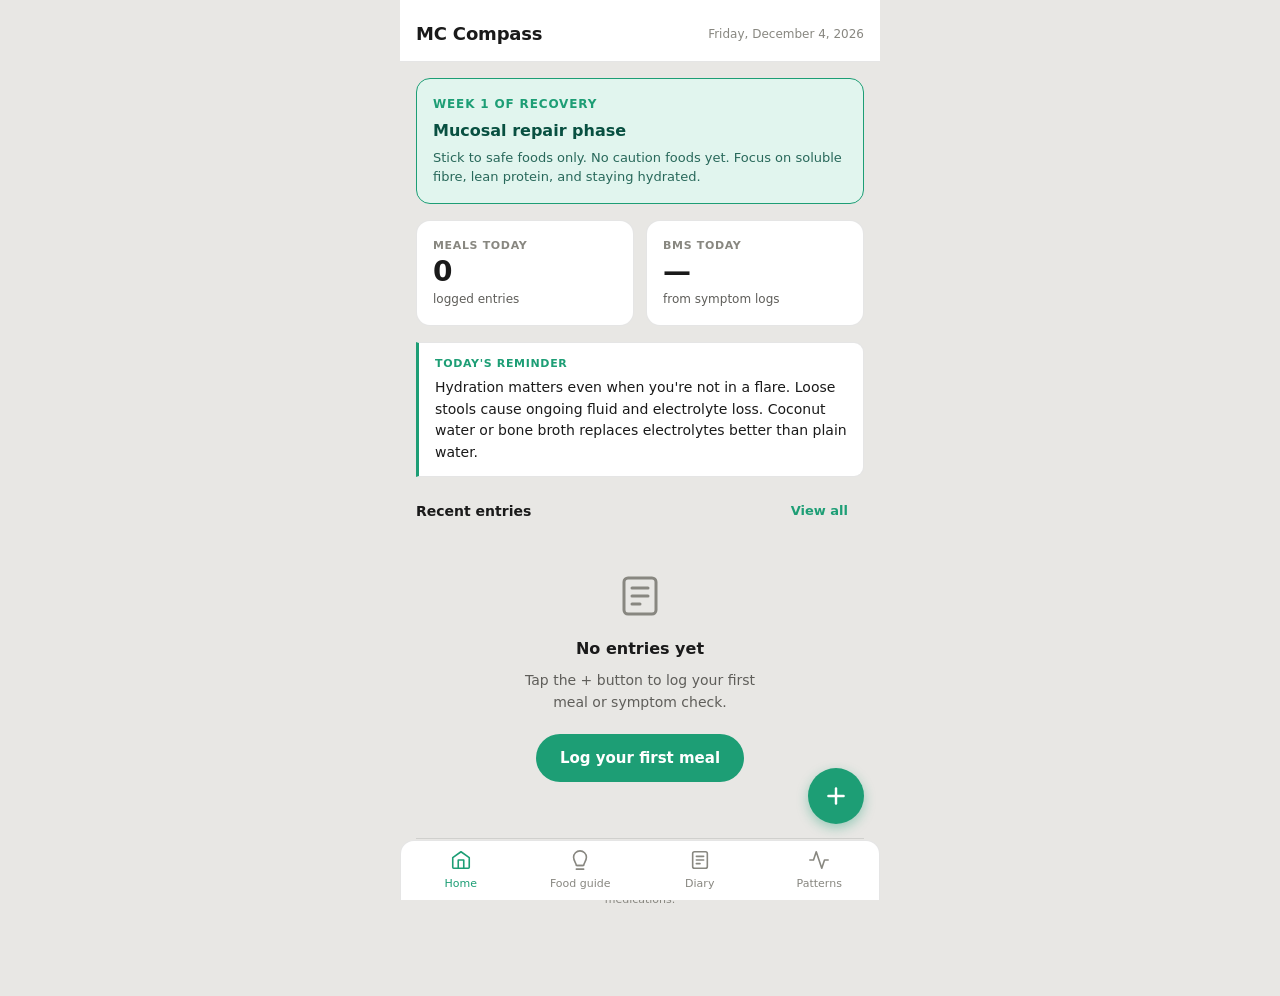
<file: index.html>
<!DOCTYPE html>
<html lang="en">
<head>
  <meta charset="UTF-8" />
  <meta name="viewport" content="width=device-width, initial-scale=1.0" />
  <meta name="description" content="MC Compass — personal dietary reference and symptom diary for lymphocytic colitis recovery." />
  <meta name="theme-color" content="#1D9E75" />
  <meta name="apple-mobile-web-app-capable" content="yes" />
  <meta name="apple-mobile-web-app-status-bar-style" content="default" />
  <meta name="apple-mobile-web-app-title" content="MC Compass" />
  <link rel="manifest" href="manifest.json" />
  <link rel="apple-touch-icon" href="icons/icon-192.png" />
  <link rel="stylesheet" href="style.css" />
  <title>MC Compass</title>
</head>
<body>

  <!-- Page header -->
  <header class="page-header">
    <span class="page-title">MC Compass</span>
    <span id="today-date" class="text-xs text-hint"></span>
  </header>

  <main class="page" id="main-content">

    <!-- Recovery phase banner -->
    <div class="phase-banner" id="phase-banner" role="status" aria-live="polite">
      <p class="phase-banner__week" id="phase-week">Loading…</p>
      <p class="phase-banner__title" id="phase-title"></p>
      <p class="phase-banner__desc" id="phase-desc"></p>
    </div>

    <!-- Today's summary — 2-up metric cards -->
    <div class="metric-grid" aria-label="Today's summary">
      <div class="metric-card">
        <p class="metric-card__label">Meals today</p>
        <p class="metric-card__value" id="meal-count">—</p>
        <p class="metric-card__sub">logged entries</p>
      </div>
      <div class="metric-card">
        <p class="metric-card__label">BMs today</p>
        <p class="metric-card__value" id="bm-count">—</p>
        <p class="metric-card__sub" id="bm-sub">from symptom logs</p>
      </div>
    </div>

    <!-- Daily tip -->
    <div class="tip-card" id="tip-card" aria-label="Daily reminder">
      <p class="tip-card__label">Today's reminder</p>
      <p class="tip-card__text" id="tip-text"></p>
    </div>

    <!-- Recent entries — last 3 -->
    <section aria-labelledby="recent-heading">
      <div style="display:flex; align-items:center; justify-content:space-between; margin-bottom:10px;">
        <h2 id="recent-heading" class="text-sm" style="font-weight:600;">Recent entries</h2>
        <a href="diary.html" class="btn btn--ghost btn--sm">View all</a>
      </div>
      <div id="recent-entries">
        <!-- Populated by JS -->
      </div>
    </section>

    <!-- Medical disclaimer — required on every screen -->
    <p class="disclaimer">
      MC Compass is a personal reference tool, not medical advice.<br>
      Always consult your gastroenterologist before changing your diet or medications.
    </p>

  </main>

  <!-- Floating action button — quick diary entry -->
  <button class="fab" id="fab" aria-label="Add diary entry">
    <svg viewBox="0 0 24 24" aria-hidden="true">
      <line x1="12" y1="5" x2="12" y2="19" />
      <line x1="5" y1="12" x2="19" y2="12" />
    </svg>
  </button>

  <!-- Bottom navigation -->
  <nav class="bottom-nav" aria-label="Main navigation">
    <a href="index.html" class="nav-item active" aria-current="page">
      <svg viewBox="0 0 24 24" aria-hidden="true">
        <path d="M3 9.5L12 3l9 6.5V20a1 1 0 01-1 1H4a1 1 0 01-1-1V9.5z" />
        <path d="M9 21V12h6v9" />
      </svg>
      Home
    </a>
    <a href="food-guide.html" class="nav-item">
      <svg viewBox="0 0 24 24" aria-hidden="true">
        <path d="M12 2a7 7 0 017 7c0 4-3 6.5-3 9H8c0-2.5-3-5-3-9a7 7 0 017-7z" />
        <line x1="8" y1="22" x2="16" y2="22" />
        <line x1="9" y1="18" x2="15" y2="18" />
      </svg>
      Food guide
    </a>
    <a href="diary.html" class="nav-item">
      <svg viewBox="0 0 24 24" aria-hidden="true">
        <rect x="4" y="3" width="16" height="18" rx="2" />
        <line x1="8" y1="8" x2="16" y2="8" />
        <line x1="8" y1="12" x2="16" y2="12" />
        <line x1="8" y1="16" x2="12" y2="16" />
      </svg>
      Diary
    </a>
    <a href="patterns.html" class="nav-item">
      <svg viewBox="0 0 24 24" aria-hidden="true">
        <polyline points="22 12 18 12 15 21 9 3 6 12 2 12" />
      </svg>
      Patterns
    </a>
  </nav>

  <script type="module">
    import {
      todayString,
      formatDateDisplay,
      formatDateShort,
      loadSettings,
      saveSettings,
      currentRecoveryWeek,
      loadAllEntries,
      getTodaysEntries,
      getSymptomSummary,
      getDailyBMTotals,
    } from './diary.js';

    // ── On first visit, record today as recovery start date ──────────────────
    const settings = loadSettings();
    if (!settings.recoveryStartDate) {
      saveSettings({ recoveryStartDate: todayString() });
    }

    // ── Today's date display ─────────────────────────────────────────────────
    document.getElementById('today-date').textContent =
      formatDateDisplay(todayString());

    // ── Recovery phase banner ────────────────────────────────────────────────
    //
    // Three phases, determined by both time and symptom data:
    //
    //   Phase 1 — Mucosal repair (weeks 1–6)
    //     Strict safe foods only. No caution foods yet.
    //
    //   Phase 2 — Careful reintroduction (week 6+)
    //     Caution foods can be trialed one at a time, tracked in the diary.
    //
    //   Phase 3 — Maintenance (week 6+ AND symptom stability achieved)
    //     Symptom stability = 7-day rolling average ≤ 1.5 BMs/day
    //     AND no urgency days in the last 7 days.
    //     This reflects clinical normalisation, not just calendar time.
    //
    function getPhase() {
      const week = currentRecoveryWeek() || 1;

      if (week <= 6) {
        return {
          id: 'repair',
          week: `Week ${week} of recovery`,
          title: 'Mucosal repair phase',
          desc: 'Stick to safe foods only. No caution foods yet. Focus on ' +
                'soluble fibre, lean protein, and staying hydrated.',
          color: 'safe',
        };
      }

      // Week 6+ — check symptom stability for maintenance phase
      const bm7 = getDailyBMTotals(7);
      const trackedDays = bm7.filter(d => d.bmCount !== null);
      const avgBMs = trackedDays.length > 0
        ? trackedDays.reduce((s, d) => s + d.bmCount, 0) / trackedDays.length
        : null;

      const summary7 = getSymptomSummary(7);
      const noRecentUrgency = summary7.urgencyDays === 0;
      const stableAvg = avgBMs !== null && avgBMs <= 1.5;
      const hasEnoughData = trackedDays.length >= 5; // need at least 5 days logged

      if (hasEnoughData && stableAvg && noRecentUrgency) {
        return {
          id: 'maintenance',
          week: `Week ${week} · Maintenance`,
          title: 'Maintenance phase — well done',
          desc: 'Your symptoms have normalised. Keep logging to track patterns ' +
                'and catch early signs of a flare. Caution foods can now be ' +
                'trialed carefully, one at a time.',
          color: 'safe',
        };
      }

      return {
        id: 'reintroduction',
        week: `Week ${week} of recovery`,
        title: 'Careful reintroduction phase',
        desc: 'You can begin testing caution foods one at a time. Wait 3 days ' +
              'between each new food and log your response. Safe foods remain ' +
              'your baseline.',
        color: 'safe',
      };
    }

    const phase = getPhase();
    document.getElementById('phase-week').textContent  = phase.week;
    document.getElementById('phase-title').textContent = phase.title;
    document.getElementById('phase-desc').textContent  = phase.desc;

    // Style the banner differently in maintenance phase
    if (phase.id === 'maintenance') {
      const banner = document.getElementById('phase-banner');
      banner.style.borderColor = 'var(--color-safe)';
      banner.style.background  = 'var(--color-safe-bg)';
    }

    // ── Today's metrics ──────────────────────────────────────────────────────
    const todayEntries  = getTodaysEntries();
    const mealCount     = todayEntries.filter(e => e.type === 'meal').length;
    const symptomToday  = todayEntries.filter(e => e.type === 'symptom');
    const bmToday       = symptomToday.reduce((s, e) => s + (e.bmCount || 0), 0);
    const hasUrgency    = symptomToday.some(e => e.urgency === true);

    document.getElementById('meal-count').textContent = mealCount;
    document.getElementById('bm-count').textContent   = symptomToday.length > 0
      ? bmToday : '—';

    if (hasUrgency) {
      const sub = document.getElementById('bm-sub');
      sub.textContent = 'urgency logged today';
      sub.style.color = 'var(--color-caution)';
    }

    // Colour-code the BM count
    const bmEl = document.getElementById('bm-count');
    if (bmToday >= 4)      bmEl.style.color = 'var(--color-avoid)';
    else if (bmToday >= 2) bmEl.style.color = 'var(--color-caution)';
    else if (bmToday >= 0 && symptomToday.length > 0)
                           bmEl.style.color = 'var(--color-safe)';

    // ── Daily tips ───────────────────────────────────────────────────────────
    //
    // Rotates daily based on day-of-year so the same tip doesn't show
    // two days in a row. All tips are sourced from the verified guidance
    // in this conversation — nothing invented.
    //
    const TIPS = [
      'Cook rice or potatoes, then cool them in the fridge before reheating. This increases resistant starch, which feeds beneficial gut bacteria.',
      'Carrots must be peeled AND steamed until completely soft before eating. Raw or crunchy carrots will worsen symptoms.',
      'Decaf coffee still contains chlorogenic acids that stimulate your colon. Switch to ginger or chamomile tea instead.',
      'Aim for 5–6 small meals rather than 3 large ones. Large meals trigger the gastrocolic reflex, which worsens urgency.',
      'Check every packaged food label for artificial sweeteners — they appear in "diet," "light," and "sugar-free" products and are toxic to gut bacteria.',
      'Banana is the only raw fruit confirmed safe right now. All other fruit must be cooked, canned, or peeled and very ripe.',
      'Oats must be rolled or instant — not steel-cut. Steel-cut oats retain more insoluble fibre that can worsen loose stools.',
      'Olive oil is your only cooking fat right now — approximately 1 teaspoon per meal as a drizzle. No butter, no coconut oil.',
      'Hydration matters even when you\'re not in a flare. Loose stools cause ongoing fluid and electrolyte loss. Coconut water or bone broth replaces electrolytes better than plain water.',
      'The green tops of spring onions are lower FODMAP than the white bulb. If you want onion flavour, use a small amount of the green part only — cooked.',
      'Salmon baked with lemon juice is one of the most anti-inflammatory meals available. Omega-3 fatty acids directly reduce colonic inflammation.',
      'A food diary is the only reliable way to find your personal triggers. Write down what you eat and note any symptoms 1 hour and 4 hours later.',
      'Peppermint tea reduces intestinal spasm — but if you have heartburn or reflux, use ginger or chamomile instead.',
      'Spinach must be fully wilted before eating. Blending cooked spinach into soups is the easiest way to get the nutrients without the fibre impact.',
      'When reintroducing a new food, add one at a time and wait 3 full days before adding the next. This is the only way to identify which foods are your personal triggers.',
      'Gluten is worth trialing an elimination of — even without celiac, it can maintain background colonic inflammation. Try 4–6 weeks without it.',
      'NSAIDs (ibuprofen, naproxen, aspirin) are one of the strongest triggers for lymphocytic colitis. Use acetaminophen (Tylenol) for pain instead.',
      'Sweet potato should be peeled and boiled until soft — not baked with the skin on. The skin adds insoluble fibre that worsens loose stools.',
      'Turmeric with a pinch of black pepper is anti-inflammatory and safe to add to cooked dishes. The black pepper dramatically increases curcumin absorption.',
      'Bone broth is more than a warm drink — it provides collagen precursors that support gut lining repair. Sip it warm between meals.',
      'Chicory and Pero coffee substitutes are high in inulin — a FODMAP fibre that pulls water into the colon. Avoid until full recovery.',
      'The goal right now is soluble fibre, not insoluble fibre. Soluble fibre (oats, banana, cooked vegetables) forms a gel that slows transit. Insoluble fibre (raw veg, whole grains, nuts) speeds it up.',
    ];

    const dayOfYear = Math.floor(
      (new Date() - new Date(new Date().getFullYear(), 0, 0)) / 86400000
    );
    document.getElementById('tip-text').textContent =
      TIPS[dayOfYear % TIPS.length];

    // ── Recent entries ───────────────────────────────────────────────────────
    const allEntries   = loadAllEntries().slice(0, 3); // newest first, max 3
    const recentEl     = document.getElementById('recent-entries');

    if (allEntries.length === 0) {
      recentEl.innerHTML = `
        <div class="empty-state">
          <svg class="empty-state__icon" viewBox="0 0 24 24" aria-hidden="true">
            <rect x="4" y="3" width="16" height="18" rx="2"/>
            <line x1="8" y1="8" x2="16" y2="8"/>
            <line x1="8" y1="12" x2="16" y2="12"/>
            <line x1="8" y1="16" x2="12" y2="16"/>
          </svg>
          <p class="empty-state__title">No entries yet</p>
          <p class="empty-state__body">
            Tap the + button to log your first meal or symptom check.
          </p>
          <a href="diary.html?action=add-meal" class="btn btn--primary">
            Log your first meal
          </a>
        </div>`;
    } else {
      recentEl.innerHTML = allEntries.map(entry => {
        const isMeal = entry.type === 'meal';
        const label  = isMeal ? 'Meal' : 'Symptoms';
        const labelClass = isMeal
          ? 'entry-card__label--meal'
          : 'entry-card__label--symptom';

        let mainText = '';
        let metaText = '';

        if (isMeal) {
          const foods = Array.isArray(entry.foods) ? entry.foods : [];
          mainText = foods.length > 0 ? foods.join(', ') : 'Meal logged';
          metaText = entry.portion ? `Portion: ${entry.portion}` : '';
        } else {
          const bms     = entry.bmCount ?? 0;
          const urgency = entry.urgency ? ' · Urgency' : '';
          const bloat   = typeof entry.bloating === 'number'
            ? ` · Bloating ${entry.bloating}/5` : '';
          mainText = `${bms} BM${bms !== 1 ? 's' : ''}${urgency}${bloat}`;
          metaText = entry.symptomNotes || '';
        }

        const dateLabel = entry.date === todayString()
          ? 'Today'
          : formatDateShort(entry.date);

        return `
          <div class="entry-card">
            <span class="entry-card__time">${dateLabel}<br>${entry.time}</span>
            <div class="entry-card__content">
              <p class="entry-card__label ${labelClass}">${label}</p>
              <p class="entry-card__foods">${mainText}</p>
              ${metaText ? `<p class="entry-card__meta">${metaText}</p>` : ''}
            </div>
          </div>`;
      }).join('');
    }

    // ── FAB — navigate to diary with quick-add intent ────────────────────────
    document.getElementById('fab').addEventListener('click', () => {
      window.location.href = 'diary.html?action=add-meal';
    });

    // ── Service worker registration ──────────────────────────────────────────
    if ('serviceWorker' in navigator) {
      navigator.serviceWorker.register('sw.js').catch(err => {
        console.warn('Service worker registration failed:', err);
      });
    }
  </script>

</body>
</html>
</file>
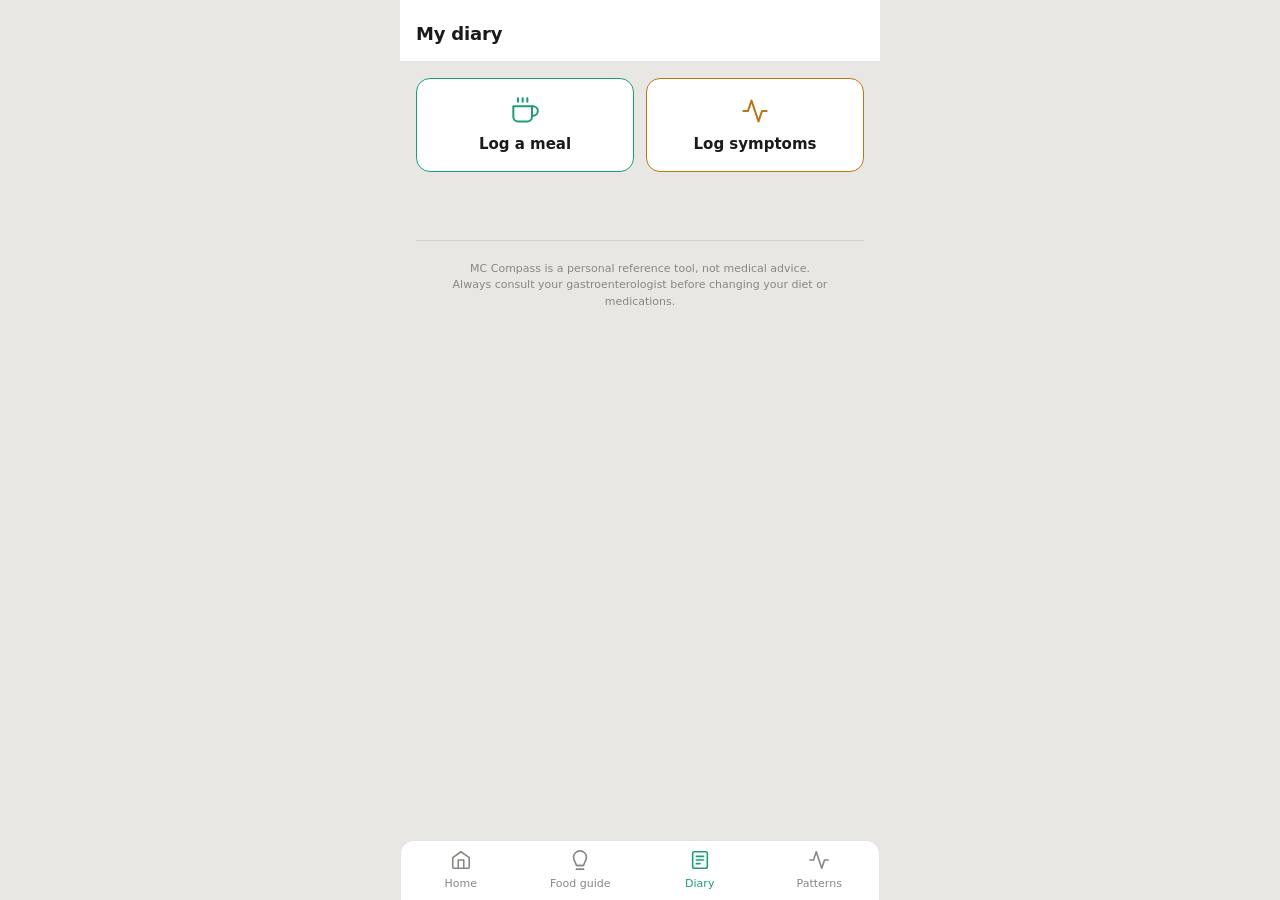
<file: diary.html>
<!DOCTYPE html>
<html lang="en">
<head>
  <meta charset="UTF-8" />
  <meta name="viewport" content="width=device-width, initial-scale=1.0" />
  <meta name="theme-color" content="#1D9E75" />
  <meta name="apple-mobile-web-app-capable" content="yes" />
  <link rel="manifest" href="manifest.json" />
  <link rel="apple-touch-icon" href="icons/icon-192.png" />
  <link rel="stylesheet" href="style.css" />
  <title>Diary — MC Compass</title>
  <style>
    /* ── Diary-specific styles ── */

    /* Large tap-target action cards at top of list view */
    .action-cards {
      display: grid;
      grid-template-columns: 1fr 1fr;
      gap: 12px;
      margin-bottom: 20px;
    }

    .action-card {
      background: var(--color-bg);
      border: 1.5px solid var(--color-border-strong);
      border-radius: var(--radius-lg);
      padding: 18px 12px;
      display: flex;
      flex-direction: column;
      align-items: center;
      gap: 10px;
      cursor: pointer;
      font-family: var(--font);
      font-size: 0.9375rem;
      font-weight: 600;
      color: var(--color-text);
      text-align: center;
      transition: background 0.12s, border-color 0.12s;
      -webkit-tap-highlight-color: transparent;
      min-height: 90px;
    }

    .action-card:active {
      background: var(--color-surface);
    }

    .action-card:focus-visible {
      outline: 3px solid var(--color-focus-ring);
      outline-offset: 2px;
    }

    .action-card--meal   { border-color: var(--color-safe); }
    .action-card--symptom { border-color: var(--color-caution); }

    .action-card svg {
      width: 28px;
      height: 28px;
      stroke-width: 1.75;
      stroke-linecap: round;
      stroke-linejoin: round;
      fill: none;
    }

    .action-card--meal svg    { stroke: var(--color-safe); }
    .action-card--symptom svg { stroke: var(--color-caution); }

    /* Full-screen form overlay */
    .form-overlay {
      display: none;
      position: fixed;
      inset: 0;
      background: var(--color-bg);
      z-index: 200;
      overflow-y: auto;
      padding-bottom: 100px;
    }

    .form-overlay.is-open {
      display: block;
    }

    .form-header {
      display: flex;
      align-items: center;
      justify-content: space-between;
      padding: 16px;
      border-bottom: 1px solid var(--color-border);
      position: sticky;
      top: 0;
      background: var(--color-bg);
      z-index: 10;
    }

    .form-header__title {
      font-size: 1.0625rem;
      font-weight: 700;
      color: var(--color-text);
    }

    .form-close {
      background: var(--color-surface);
      border: none;
      border-radius: 50%;
      width: 36px;
      height: 36px;
      display: flex;
      align-items: center;
      justify-content: center;
      cursor: pointer;
      color: var(--color-text);
      font-size: 1.25rem;
      line-height: 1;
      flex-shrink: 0;
    }

    .form-close:focus-visible {
      outline: 3px solid var(--color-focus-ring);
    }

    .form-body {
      padding: 20px 16px;
      max-width: var(--max-width);
      margin: 0 auto;
    }

    /* BM stepper — large tap targets for older users */
    .bm-stepper {
      display: flex;
      align-items: center;
      justify-content: center;
      gap: 20px;
    }

    .bm-stepper__btn {
      width: 52px;
      height: 52px;
      border-radius: 50%;
      border: 2px solid var(--color-border-strong);
      background: var(--color-bg);
      font-size: 1.5rem;
      font-weight: 400;
      color: var(--color-text);
      cursor: pointer;
      display: flex;
      align-items: center;
      justify-content: center;
      -webkit-tap-highlight-color: transparent;
      transition: background 0.1s;
    }

    .bm-stepper__btn:active  { background: var(--color-surface); }
    .bm-stepper__btn:focus-visible {
      outline: 3px solid var(--color-focus-ring);
    }

    .bm-stepper__value {
      font-size: 2.5rem;
      font-weight: 700;
      color: var(--color-text);
      min-width: 48px;
      text-align: center;
      font-variant-numeric: tabular-nums;
    }

    /* Food tag input area */
    .food-tags {
      display: flex;
      flex-wrap: wrap;
      gap: 8px;
      margin-top: 8px;
    }

    .food-tag {
      display: inline-flex;
      align-items: center;
      gap: 6px;
      background: var(--color-safe-bg);
      color: var(--color-safe-text);
      border-radius: var(--radius-pill);
      padding: 5px 12px;
      font-size: 0.875rem;
      font-weight: 500;
    }

    .food-tag__remove {
      background: none;
      border: none;
      cursor: pointer;
      color: var(--color-safe-text);
      font-size: 1rem;
      line-height: 1;
      padding: 0;
      opacity: 0.7;
    }

    .food-tag__remove:focus-visible {
      outline: 2px solid var(--color-focus-ring);
      border-radius: 50%;
    }

    .food-input-row {
      display: flex;
      gap: 8px;
      margin-top: 8px;
    }

    .food-input-row .form-input {
      flex: 1;
    }

    .food-input-row .btn {
      flex-shrink: 0;
      padding-left: 16px;
      padding-right: 16px;
    }

    /* Save button — sticky at bottom of form */
    .form-save-bar {
      position: fixed;
      bottom: 0;
      left: 0;
      right: 0;
      padding: 12px 16px;
      padding-bottom: calc(12px + env(safe-area-inset-bottom, 0px));
      background: var(--color-bg);
      border-top: 1px solid var(--color-border);
      max-width: var(--max-width);
      margin: 0 auto;
    }

    /* Today / load more section header */
    .load-more-row {
      display: flex;
      justify-content: center;
      padding: 12px 0 4px;
    }
  </style>
</head>
<body>

  <!-- Page header -->
  <header class="page-header">
    <span class="page-title">My diary</span>
    <span id="entry-count" class="text-xs text-hint"></span>
  </header>

  <!-- ── LIST VIEW ────────────────────────────────────────────────────────── -->
  <main class="page" id="list-view">

    <!-- Two large action cards -->
    <div class="action-cards">
      <button class="action-card action-card--meal"
              id="open-meal-form"
              aria-label="Log a meal">
        <svg viewBox="0 0 24 24" aria-hidden="true">
          <path d="M18 8h1a4 4 0 010 8h-1" />
          <path d="M2 8h16v9a4 4 0 01-4 4H6a4 4 0 01-4-4V8z" />
          <line x1="6" y1="1" x2="6" y2="4" />
          <line x1="10" y1="1" x2="10" y2="4" />
          <line x1="14" y1="1" x2="14" y2="4" />
        </svg>
        Log a meal
      </button>
      <button class="action-card action-card--symptom"
              id="open-symptom-form"
              aria-label="Log symptoms">
        <svg viewBox="0 0 24 24" aria-hidden="true">
          <path d="M22 12h-4l-3 9L9 3l-3 9H2" />
        </svg>
        Log symptoms
      </button>
    </div>

    <!-- Today's entries -->
    <div id="today-section">
      <p class="diary-day-header" id="today-label"></p>
      <div id="today-entries"></div>
    </div>

    <!-- Load more -->
    <div class="load-more-row" id="load-more-row" style="display:none;">
      <button class="btn btn--secondary btn--sm" id="load-more-btn">
        Show older entries
      </button>
    </div>

    <!-- Older entries — hidden until load more tapped -->
    <div id="older-entries" style="display:none;"></div>

    <p class="disclaimer">
      MC Compass is a personal reference tool, not medical advice.<br>
      Always consult your gastroenterologist before changing your diet or medications.
    </p>

  </main>

  <!-- ── MEAL FORM ─────────────────────────────────────────────────────────── -->
  <div class="form-overlay" id="meal-form" role="dialog"
       aria-modal="true" aria-labelledby="meal-form-title">

    <div class="form-header">
      <span class="form-header__title" id="meal-form-title">Log a meal</span>
      <button class="form-close" id="close-meal-form" aria-label="Close form">✕</button>
    </div>

    <div class="form-body">

      <!-- Time -->
      <div class="form-section">
        <label class="form-label" for="meal-time">Time</label>
        <input type="time" class="form-input" id="meal-time" />
      </div>

      <!-- Foods -->
      <div class="form-section">
        <label class="form-label" for="meal-food-input">
          What did you eat?
        </label>
        <p class="form-hint">Type a food and tap Add. Add as many as you like.</p>
        <div class="food-input-row">
          <input type="text" class="form-input" id="meal-food-input"
                 placeholder="e.g. Banana"
                 autocomplete="off" autocorrect="off"
                 aria-label="Food name" />
          <button class="btn btn--primary btn--sm" id="add-food-btn"
                  type="button">Add</button>
        </div>
        <div class="food-tags" id="food-tags" role="list"
             aria-label="Foods added"></div>
      </div>

      <!-- Portion -->
      <div class="form-section">
        <label class="form-label">How much did you eat?</label>
        <div class="portion-group" role="group" aria-label="Portion size">
          <div class="portion-option">
            <input type="radio" name="meal-portion" id="portion-s" value="S" />
            <label for="portion-s">
              Small
              <span>half a plate</span>
            </label>
          </div>
          <div class="portion-option">
            <input type="radio" name="meal-portion" id="portion-m" value="M" checked />
            <label for="portion-m">
              Medium
              <span>one plate</span>
            </label>
          </div>
          <div class="portion-option">
            <input type="radio" name="meal-portion" id="portion-l" value="L" />
            <label for="portion-l">
              Large
              <span>more than one</span>
            </label>
          </div>
        </div>
      </div>

      <!-- Prep method -->
      <div class="form-section">
        <label class="form-label" for="meal-prep">
          How was it prepared?
          <span class="text-hint" style="font-weight:400;"> (optional)</span>
        </label>
        <input type="text" class="form-input" id="meal-prep"
               placeholder="e.g. steamed, baked, plain"
               autocomplete="off" />
      </div>

      <!-- Notes -->
      <div class="form-section">
        <label class="form-label" for="meal-notes">
          Any notes?
          <span class="text-hint" style="font-weight:400;"> (optional)</span>
        </label>
        <textarea class="form-textarea" id="meal-notes"
                  placeholder="Anything else worth remembering…"
                  rows="3"></textarea>
      </div>

    </div>

    <div class="form-save-bar">
      <button class="btn btn--primary btn--full" id="save-meal-btn">
        Save meal
      </button>
    </div>

  </div>

  <!-- ── SYMPTOM FORM ───────────────────────────────────────────────────────── -->
  <div class="form-overlay" id="symptom-form" role="dialog"
       aria-modal="true" aria-labelledby="symptom-form-title">

    <div class="form-header">
      <span class="form-header__title" id="symptom-form-title">Log symptoms</span>
      <button class="form-close" id="close-symptom-form" aria-label="Close form">✕</button>
    </div>

    <div class="form-body">

      <!-- Time -->
      <div class="form-section">
        <label class="form-label" for="symptom-time">Time</label>
        <input type="time" class="form-input" id="symptom-time" />
      </div>

      <!-- BM count — large stepper, not a text box -->
      <div class="form-section">
        <label class="form-label" id="bm-label">
          Bowel movements since last log
        </label>
        <p class="form-hint">Tap + or − to count.</p>
        <div class="bm-stepper" role="group" aria-labelledby="bm-label">
          <button class="bm-stepper__btn" id="bm-minus"
                  aria-label="Decrease bowel movement count">−</button>
          <span class="bm-stepper__value" id="bm-value"
                aria-live="polite" aria-atomic="true">0</span>
          <button class="bm-stepper__btn" id="bm-plus"
                  aria-label="Increase bowel movement count">+</button>
        </div>
      </div>

      <!-- Urgency -->
      <div class="form-section">
        <label class="form-label" id="urgency-label">
          Any urgency? (rushing to the bathroom)
        </label>
        <div class="toggle-group" role="group" aria-labelledby="urgency-label">
          <div class="toggle-option">
            <input type="radio" name="urgency" id="urgency-no"
                   value="no" checked />
            <label for="urgency-no">No</label>
          </div>
          <div class="toggle-option toggle-option--no">
            <input type="radio" name="urgency" id="urgency-yes" value="yes" />
            <label for="urgency-yes">Yes</label>
          </div>
        </div>
      </div>

      <!-- Bloating — 4 tap-target options, no slider -->
      <!-- Elder UX: labels beat numbers. "Moderate" is more meaningful
           than "3/5" for someone logging quickly. Maps to numeric values
           internally (None=0, Mild=2, Moderate=4, Severe=5) so the
           patterns chart still works without changing diary.js. -->
      <div class="form-section">
        <label class="form-label" id="bloating-label">
          How much bloating?
        </label>
        <div class="toggle-group" style="grid-template-columns: repeat(4, 1fr);"
             role="group" aria-labelledby="bloating-label">
          <div class="toggle-option">
            <input type="radio" name="bloating" id="bloating-none"
                   value="0" checked />
            <label for="bloating-none">None</label>
          </div>
          <div class="toggle-option">
            <input type="radio" name="bloating" id="bloating-mild"
                   value="2" />
            <label for="bloating-mild">Mild</label>
          </div>
          <div class="toggle-option toggle-option--no">
            <input type="radio" name="bloating" id="bloating-moderate"
                   value="4" />
            <label for="bloating-moderate">Moderate</label>
          </div>
          <div class="toggle-option toggle-option--no">
            <input type="radio" name="bloating" id="bloating-severe"
                   value="5" />
            <label for="bloating-severe">Severe</label>
          </div>
        </div>
      </div>

      <!-- Cramping — 3-option tap target, no binary yes/no -->
      <div class="form-section">
        <label class="form-label" id="cramping-label">
          Any cramping or abdominal pain?
        </label>
        <div class="toggle-group" style="grid-template-columns: repeat(3, 1fr);"
             role="group" aria-labelledby="cramping-label">
          <div class="toggle-option">
            <input type="radio" name="cramping" id="cramping-none"
                   value="none" checked />
            <label for="cramping-none">None</label>
          </div>
          <div class="toggle-option">
            <input type="radio" name="cramping" id="cramping-mild"
                   value="mild" />
            <label for="cramping-mild">Mild</label>
          </div>
          <div class="toggle-option toggle-option--no">
            <input type="radio" name="cramping" id="cramping-moderate"
                   value="moderate" />
            <label for="cramping-moderate">Moderate</label>
          </div>
        </div>
      </div>

      <!-- Notes -->
      <div class="form-section">
        <label class="form-label" for="symptom-notes">
          Any notes?
          <span class="text-hint" style="font-weight:400;"> (optional)</span>
        </label>
        <textarea class="form-textarea" id="symptom-notes"
                  placeholder="e.g. worse after breakfast, felt better by evening…"
                  rows="3"></textarea>
      </div>

    </div>

    <div class="form-save-bar">
      <button class="btn btn--primary btn--full" id="save-symptom-btn">
        Save symptoms
      </button>
    </div>

  </div>

  <!-- Bottom navigation -->
  <nav class="bottom-nav" aria-label="Main navigation">
    <a href="index.html" class="nav-item">
      <svg viewBox="0 0 24 24" aria-hidden="true">
        <path d="M3 9.5L12 3l9 6.5V20a1 1 0 01-1 1H4a1 1 0 01-1-1V9.5z" />
        <path d="M9 21V12h6v9" />
      </svg>
      Home
    </a>
    <a href="food-guide.html" class="nav-item">
      <svg viewBox="0 0 24 24" aria-hidden="true">
        <path d="M12 2a7 7 0 017 7c0 4-3 6.5-3 9H8c0-2.5-3-5-3-9a7 7 0 017-7z" />
        <line x1="8" y1="22" x2="16" y2="22" />
        <line x1="9" y1="18" x2="15" y2="18" />
      </svg>
      Food guide
    </a>
    <a href="diary.html" class="nav-item active" aria-current="page">
      <svg viewBox="0 0 24 24" aria-hidden="true">
        <rect x="4" y="3" width="16" height="18" rx="2" />
        <line x1="8" y1="8" x2="16" y2="8" />
        <line x1="8" y1="12" x2="16" y2="12" />
        <line x1="8" y1="16" x2="12" y2="16" />
      </svg>
      Diary
    </a>
    <a href="patterns.html" class="nav-item">
      <svg viewBox="0 0 24 24" aria-hidden="true">
        <polyline points="22 12 18 12 15 21 9 3 6 12 2 12" />
      </svg>
      Patterns
    </a>
  </nav>

  <script type="module">
    import {
      todayString,
      nowTimeString,
      formatDateDisplay,
      formatDateShort,
      loadAllEntries,
      addEntry,
      deleteEntry,
      getTodaysEntries,
      lastNDays,
    } from 'diary.js';

    // ── Elder UX design decisions ────────────────────────────────────────────
    //
    // This form is designed for a patient in their mid-60s who is comfortable
    // with smartphones but finds complex interfaces confusing. Every input
    // choice below is intentional:
    //
    //   BM count   — stepper (+ / −) rather than a number input. No keyboard
    //                required. Large 52px tap targets. Counts are small (0–10),
    //                so tapping is faster than typing.
    //
    //   Urgency    — Yes / No toggle. Genuinely binary. Two large buttons.
    //
    //   Bloating   — Four labelled options (None / Mild / Moderate / Severe)
    //                rather than a 0–5 slider. Labels are more meaningful than
    //                numbers for a non-clinical user. Maps to numeric values
    //                internally so chart logic in patterns.html is unchanged.
    //
    //   Cramping   — Three labelled options (None / Mild / Moderate) rather
    //                than Yes / No. "Mild" vs "Moderate" is a clinically useful
    //                distinction and avoids forcing a binary on a graduated
    //                symptom. Internally stored as a string for diary.js.
    //
    //   All inputs — consistent tap-target pattern throughout. No sliders,
    //                no dropdowns, no free-text numbers. One interaction model
    //                for the whole form.
    //
    //   Time       — defaults to now. Most logs happen right after the event,
    //                so the user rarely needs to change it.
    //
    //   Forms      — full-screen overlays. No spatial confusion about modals
    //                or partial overlays. The user is always clearly in one
    //                place or another.
    // ── State ────────────────────────────────────────────────────────────────
    let mealFoods  = [];   // array of food name strings for current meal form
    let bmCount    = 0;
    let olderShown = false;

    // ── DOM refs ─────────────────────────────────────────────────────────────
    const listView         = document.getElementById('list-view');
    const mealFormEl       = document.getElementById('meal-form');
    const symptomFormEl    = document.getElementById('symptom-form');
    const todayEntriesEl   = document.getElementById('today-entries');
    const olderEntriesEl   = document.getElementById('older-entries');
    const loadMoreRow      = document.getElementById('load-more-row');
    const entryCountEl     = document.getElementById('entry-count');
    const foodTagsEl       = document.getElementById('food-tags');
    const foodInput        = document.getElementById('meal-food-input');
    const bmValueEl        = document.getElementById('bm-value');
    const bloatingSlider   = null;   // replaced by radio buttons — kept for reference
    const bloatingDisplay  = null;   // replaced by radio buttons — kept for reference

    // ── Today label ──────────────────────────────────────────────────────────
    document.getElementById('today-label').textContent =
      'Today — ' + formatDateDisplay(todayString());

    // ── URL param — auto-open form if ?action= present ───────────────────────
    // Used by the FAB on the home screen and the manifest shortcuts.
    const params = new URLSearchParams(window.location.search);
    const action = params.get('action');
    if (action === 'add-meal')    openForm('meal');
    if (action === 'add-symptom') openForm('symptom');

    // ── Form open / close ────────────────────────────────────────────────────
    function openForm(type) {
      const form = type === 'meal' ? mealFormEl : symptomFormEl;
      // Set time to now as a helpful default
      const timeId = type === 'meal' ? 'meal-time' : 'symptom-time';
      document.getElementById(timeId).value = nowTimeString();

      form.classList.add('is-open');
      // Move focus to close button for keyboard/screen reader users
      form.querySelector('.form-close').focus();
      // Prevent background scroll
      document.body.style.overflow = 'hidden';
    }

    function closeForm(type) {
      const form = type === 'meal' ? mealFormEl : symptomFormEl;
      form.classList.remove('is-open');
      document.body.style.overflow = '';
      resetForm(type);
      // Return focus to the button that opened the form
      const btn = type === 'meal'
        ? document.getElementById('open-meal-form')
        : document.getElementById('open-symptom-form');
      btn.focus();
    }

    function resetForm(type) {
      if (type === 'meal') {
        mealFoods = [];
        renderFoodTags();
        foodInput.value = '';
        document.getElementById('meal-prep').value  = '';
        document.getElementById('meal-notes').value = '';
        document.querySelector('input[name="meal-portion"][value="M"]').checked = true;
      } else {
        bmCount = 0;
        bmValueEl.textContent = '0';
        bmValueEl.setAttribute('aria-valuenow', '0');
        document.getElementById('urgency-no').checked    = true;
        document.getElementById('cramping-none').checked = true;
        document.getElementById('bloating-none').checked = true;
        document.getElementById('symptom-notes').value   = '';
      }
    }

    document.getElementById('open-meal-form')
      .addEventListener('click', () => openForm('meal'));
    document.getElementById('open-symptom-form')
      .addEventListener('click', () => openForm('symptom'));
    document.getElementById('close-meal-form')
      .addEventListener('click', () => closeForm('meal'));
    document.getElementById('close-symptom-form')
      .addEventListener('click', () => closeForm('symptom'));

    // Close on Escape key
    document.addEventListener('keydown', e => {
      if (e.key !== 'Escape') return;
      if (mealFormEl.classList.contains('is-open'))    closeForm('meal');
      if (symptomFormEl.classList.contains('is-open')) closeForm('symptom');
    });

    // ── Food tags (meal form) ────────────────────────────────────────────────
    function renderFoodTags() {
      foodTagsEl.innerHTML = mealFoods.map((food, i) => `
        <span class="food-tag" role="listitem">
          ${escHtml(food)}
          <button class="food-tag__remove" data-index="${i}"
                  aria-label="Remove ${escHtml(food)}">✕</button>
        </span>`).join('');

      foodTagsEl.querySelectorAll('.food-tag__remove').forEach(btn => {
        btn.addEventListener('click', () => {
          mealFoods.splice(Number(btn.dataset.index), 1);
          renderFoodTags();
        });
      });
    }

    function addFood() {
      const val = foodInput.value.trim();
      if (!val) return;
      mealFoods.push(val);
      foodInput.value = '';
      renderFoodTags();
      foodInput.focus();
    }

    document.getElementById('add-food-btn')
      .addEventListener('click', addFood);
    // Also add on Enter key in the food input
    foodInput.addEventListener('keydown', e => {
      if (e.key === 'Enter') { e.preventDefault(); addFood(); }
    });

    // ── BM stepper ───────────────────────────────────────────────────────────
    document.getElementById('bm-plus').addEventListener('click', () => {
      if (bmCount >= 20) return;
      bmCount++;
      bmValueEl.textContent = bmCount;
      bmValueEl.setAttribute('aria-valuenow', bmCount);
      bmValueEl.setAttribute('aria-valuetext', `${bmCount} bowel movements`);
    });

    document.getElementById('bm-minus').addEventListener('click', () => {
      if (bmCount <= 0) return;
      bmCount--;
      bmValueEl.textContent = bmCount;
      bmValueEl.setAttribute('aria-valuenow', bmCount);
      bmValueEl.setAttribute('aria-valuetext', `${bmCount} bowel movements`);
    });

    // Bloating uses radio buttons — no slider listener needed

    // ── Save meal ────────────────────────────────────────────────────────────
    document.getElementById('save-meal-btn').addEventListener('click', () => {
      if (mealFoods.length === 0) {
        foodInput.focus();
        foodInput.placeholder = 'Please add at least one food';
        return;
      }
      const portion = document.querySelector(
        'input[name="meal-portion"]:checked'
      )?.value || 'M';

      addEntry({
        type:       'meal',
        date:       todayString(),
        time:       document.getElementById('meal-time').value || nowTimeString(),
        foods:      [...mealFoods],
        portion,
        prepMethod: document.getElementById('meal-prep').value.trim(),
        notes:      document.getElementById('meal-notes').value.trim(),
      });

      closeForm('meal');
      renderEntries();
    });

    // ── Save symptoms ────────────────────────────────────────────────────────
    document.getElementById('save-symptom-btn').addEventListener('click', () => {
      const bloatingVal = Number(
        document.querySelector('input[name="bloating"]:checked')?.value ?? 0
      );
      const crampingVal =
        document.querySelector('input[name="cramping"]:checked')?.value || 'none';

      addEntry({
        type:         'symptom',
        date:         todayString(),
        time:         document.getElementById('symptom-time').value || nowTimeString(),
        bmCount,
        urgency:      document.getElementById('urgency-yes').checked,
        bloating:     bloatingVal,
        cramping:     crampingVal !== 'none',   // boolean for diary.js compatibility
        crampingLevel: crampingVal,             // full string for display
        symptomNotes: document.getElementById('symptom-notes').value.trim(),
      });

      closeForm('symptom');
      renderEntries();
    });

    // ── Load more ────────────────────────────────────────────────────────────
    document.getElementById('load-more-btn').addEventListener('click', () => {
      olderShown = true;
      loadMoreRow.style.display = 'none';
      olderEntriesEl.style.display = '';
    });

    // ── Render entries ───────────────────────────────────────────────────────
    function renderEntries() {
      const all     = loadAllEntries(); // newest first
      const today   = todayString();
      const todayEntries = all.filter(e => e.date === today)
        .sort((a, b) => a.time.localeCompare(b.time));

      // Count
      entryCountEl.textContent = all.length > 0
        ? `${all.length} total` : '';

      // Today
      if (todayEntries.length === 0) {
        todayEntriesEl.innerHTML = `
          <div class="empty-state" style="padding:32px 16px;">
            <p class="empty-state__title">Nothing logged today yet</p>
            <p class="empty-state__body">
              Tap "Log a meal" or "Log symptoms" above to get started.
            </p>
          </div>`;
      } else {
        todayEntriesEl.innerHTML = todayEntries.map(buildEntryCard).join('');
        attachDeleteListeners(todayEntriesEl);
      }

      // Older — last 30 days excluding today, grouped by date
      const older = all.filter(e => e.date !== today);

      if (older.length > 0) {
        loadMoreRow.style.display = olderShown ? 'none' : '';

        // Group by date
        const byDate = {};
        older.forEach(e => {
          if (!byDate[e.date]) byDate[e.date] = [];
          byDate[e.date].push(e);
        });

        const dates = Object.keys(byDate).sort((a, b) => b.localeCompare(a));
        olderEntriesEl.innerHTML = dates.map(date => {
          const entries = byDate[date]
            .sort((a, b) => a.time.localeCompare(b.time));
          return `
            <p class="diary-day-header">${formatDateDisplay(date)}</p>
            ${entries.map(buildEntryCard).join('')}`;
        }).join('');

        if (olderShown) attachDeleteListeners(olderEntriesEl);
      } else {
        loadMoreRow.style.display = 'none';
      }
    }

    // ── Build a single entry card ─────────────────────────────────────────────
    function buildEntryCard(entry) {
      const isMeal   = entry.type === 'meal';
      const label    = isMeal ? 'Meal' : 'Symptoms';
      const labelCls = isMeal
        ? 'entry-card__label--meal'
        : 'entry-card__label--symptom';

      let mainText = '';
      let metaText = '';
      let chips    = '';

      if (isMeal) {
        const foods = Array.isArray(entry.foods) ? entry.foods : [];
        mainText = foods.length > 0 ? foods.join(', ') : 'Meal logged';
        const parts = [];
        if (entry.portion)    parts.push(`Portion: ${entry.portion}`);
        if (entry.prepMethod) parts.push(entry.prepMethod);
        metaText = parts.join(' · ');
      } else {
        const bms = entry.bmCount ?? 0;
        mainText  = `${bms} bowel movement${bms !== 1 ? 's' : ''}`;

        const chipArr = [];
        if (entry.urgency) chipArr.push(
          '<span class="symptom-chip symptom-chip--alert">Urgency</span>');
        if (typeof entry.bloating === 'number' && entry.bloating > 0)
          chipArr.push(
            `<span class="symptom-chip ${entry.bloating >= 4 ? 'symptom-chip--alert' : ''}">
              Bloating ${entry.bloating}/5
            </span>`);
        if (entry.cramping) {
          const level = entry.crampingLevel && entry.crampingLevel !== 'none'
            ? ` (${entry.crampingLevel})`
            : '';
          chipArr.push(
            `<span class="symptom-chip">Cramping${level}</span>`);
        }
        if (chipArr.length) chips =
          `<div class="symptom-chips">${chipArr.join('')}</div>`;

        metaText = entry.symptomNotes || '';
      }

      return `
        <div class="entry-card" data-id="${entry.id}">
          <span class="entry-card__time">${entry.time}</span>
          <div class="entry-card__content">
            <p class="entry-card__label ${labelCls}">${label}</p>
            <p class="entry-card__foods">${escHtml(mainText)}</p>
            ${chips}
            ${metaText
              ? `<p class="entry-card__meta">${escHtml(metaText)}</p>`
              : ''}
          </div>
          <button class="entry-card__delete" data-id="${entry.id}"
                  aria-label="Delete this entry">
            <svg viewBox="0 0 24 24" aria-hidden="true">
              <polyline points="3 6 5 6 21 6" />
              <path d="M19 6l-1 14a2 2 0 01-2 2H8a2 2 0 01-2-2L5 6" />
              <path d="M10 11v6M14 11v6" />
              <path d="M9 6V4a1 1 0 011-1h4a1 1 0 011 1v2" />
            </svg>
          </button>
        </div>`;
    }

    // ── Delete entry ─────────────────────────────────────────────────────────
    function attachDeleteListeners(container) {
      container.querySelectorAll('.entry-card__delete').forEach(btn => {
        btn.addEventListener('click', () => {
          if (!confirm('Delete this entry?')) return;
          deleteEntry(btn.dataset.id);
          renderEntries();
        });
      });
    }

    // ── Utility ──────────────────────────────────────────────────────────────
    function escHtml(str) {
      return String(str)
        .replace(/&/g, '&amp;')
        .replace(/</g, '&lt;')
        .replace(/>/g, '&gt;')
        .replace(/"/g, '&quot;');
    }

    // ── Initial render ───────────────────────────────────────────────────────
    renderEntries();

    // ── Tab sync ─────────────────────────────────────────────────────────────
    // The storage event fires in every tab *except* the one that wrote.
    // When another tab saves an entry, re-render so this tab stays current.
    window.addEventListener('storage', e => {
      if (e.key === 'lc_diary_entries') renderEntries();
    });
  </script>

</body>
</html>
</file>
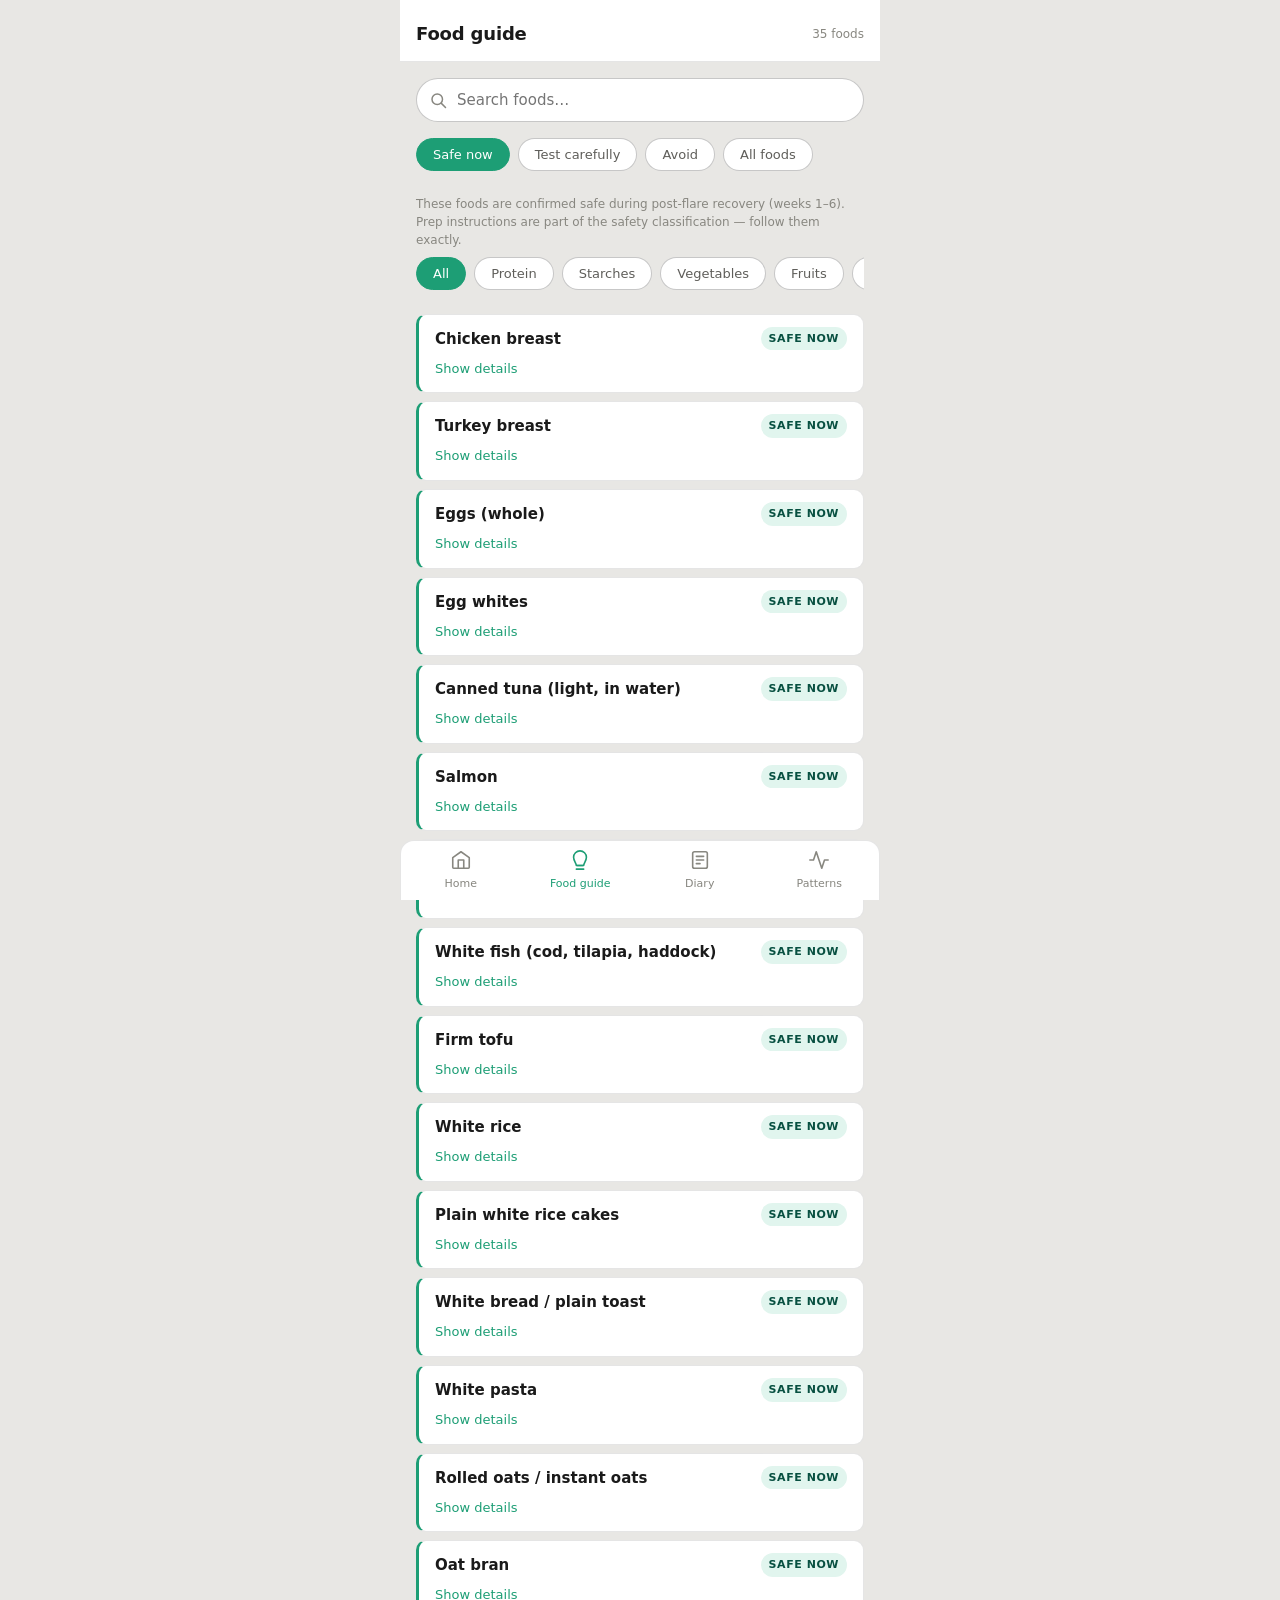
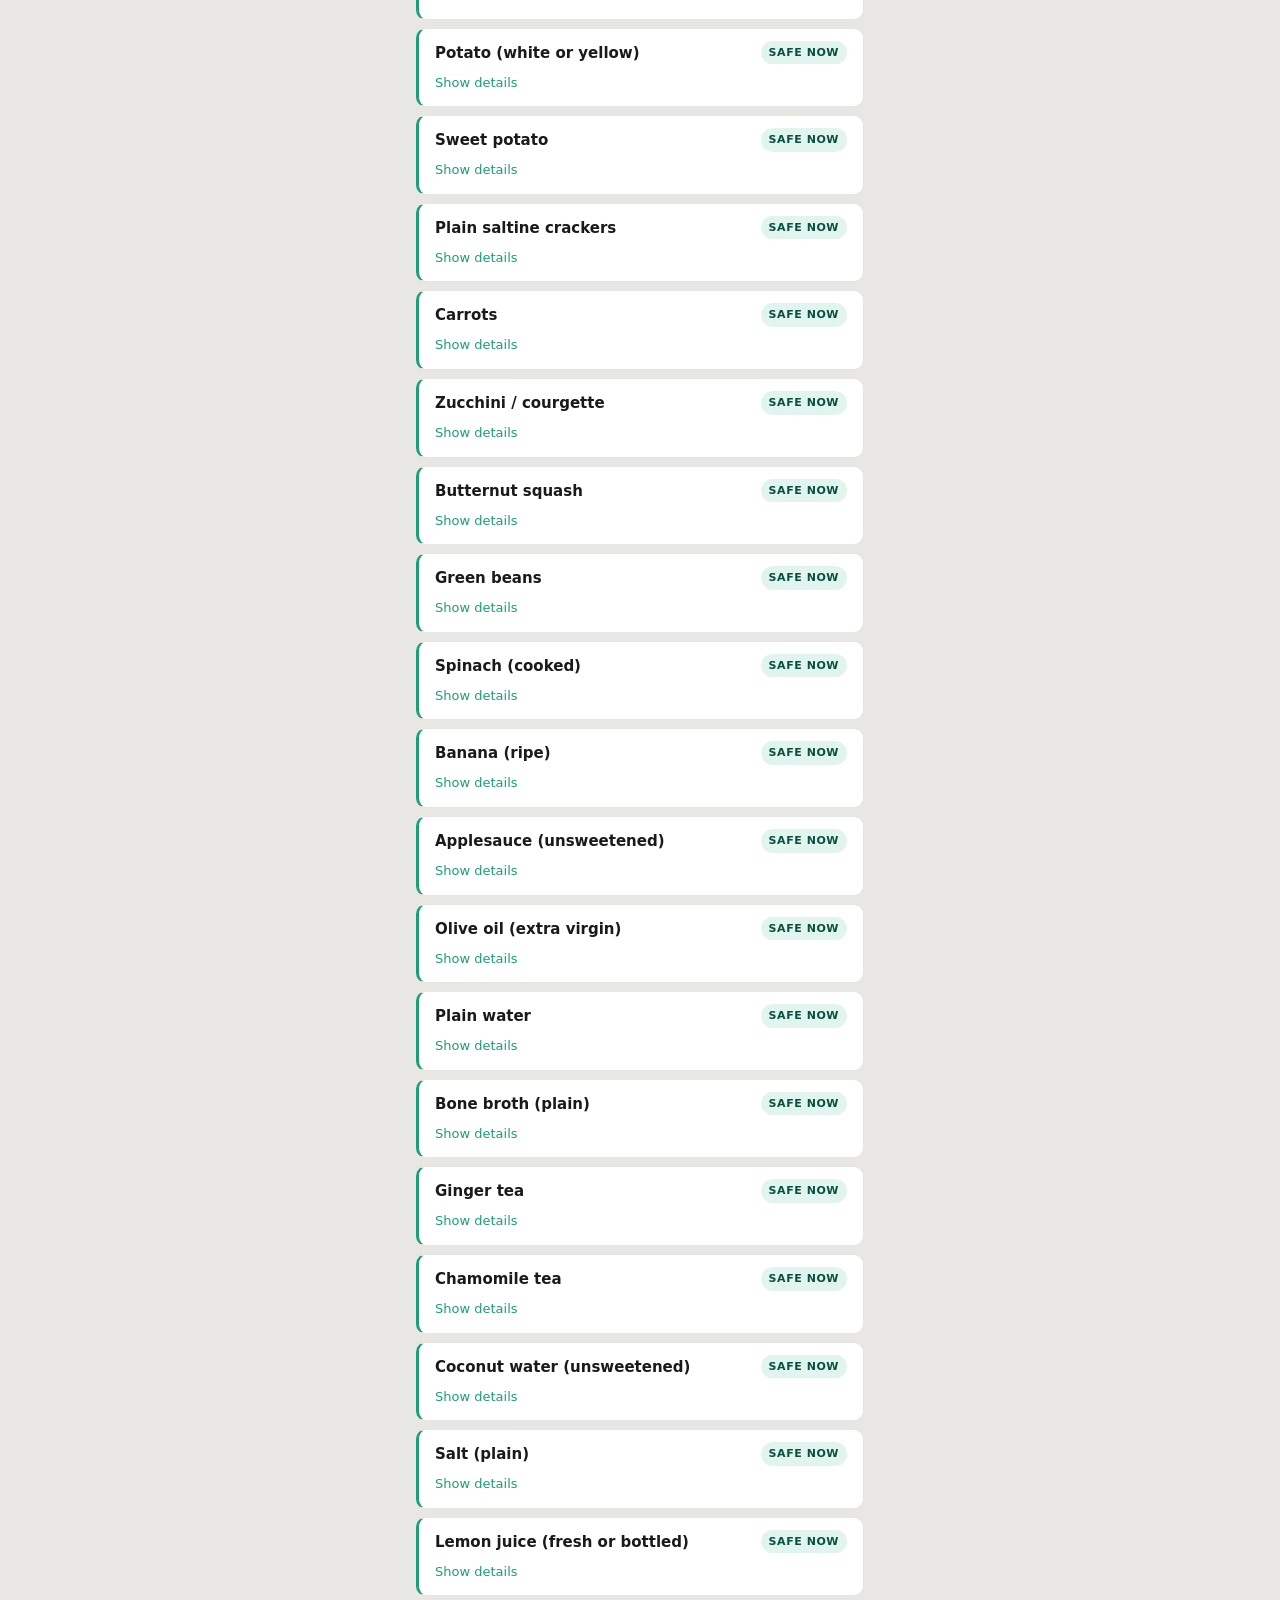
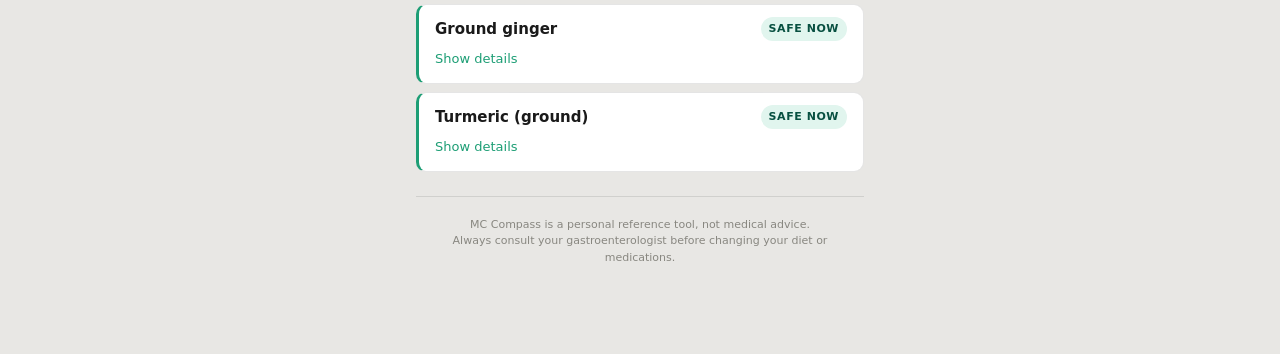
<file: food-guide.html>
<!DOCTYPE html>
<html lang="en">
<head>
  <meta charset="UTF-8" />
  <meta name="viewport" content="width=device-width, initial-scale=1.0" />
  <meta name="theme-color" content="#1D9E75" />
  <meta name="apple-mobile-web-app-capable" content="yes" />
  <link rel="manifest" href="manifest.json" />
  <link rel="apple-touch-icon" href="icons/icon-192.png" />
  <link rel="stylesheet" href="style.css" />
  <title>Food guide — MC Compass</title>
</head>
<body>

  <!-- Page header -->
  <header class="page-header">
    <span class="page-title">Food guide</span>
    <span id="result-count" class="text-xs text-hint" aria-live="polite"></span>
  </header>

  <main class="page" id="main-content">

    <!-- Search -->
    <div class="search-bar" role="search">
      <svg class="search-bar__icon" viewBox="0 0 24 24" aria-hidden="true">
        <circle cx="11" cy="11" r="7" />
        <line x1="16.5" y1="16.5" x2="22" y2="22" />
      </svg>
      <input
        type="search"
        class="search-bar__input"
        id="search-input"
        placeholder="Search foods…"
        aria-label="Search foods"
        autocomplete="off"
        autocorrect="off"
        spellcheck="false"
      />
    </div>

    <!-- Tier filter tabs -->
    <div class="filter-tabs" role="tablist" aria-label="Filter by food tier">
      <button class="filter-tab is-active" role="tab" aria-selected="true"
              data-tier="safe" id="tab-safe">
        Safe now
      </button>
      <button class="filter-tab" role="tab" aria-selected="false"
              data-tier="caution" id="tab-caution">
        Test carefully
      </button>
      <button class="filter-tab" role="tab" aria-selected="false"
              data-tier="avoid" id="tab-avoid">
        Avoid
      </button>
      <button class="filter-tab" role="tab" aria-selected="false"
              data-tier="all" id="tab-all">
        All foods
      </button>
    </div>

    <!-- Tier description — updates with active tab -->
    <p class="text-xs text-hint mb-4" id="tier-desc" style="margin-bottom:16px; line-height:1.5;"></p>

    <!-- Category filter — secondary row, shown when not searching -->
    <div class="filter-tabs" id="category-filters" role="group"
         aria-label="Filter by category" style="margin-top:-8px;">
      <button class="filter-tab is-active" data-cat="all">All</button>
      <button class="filter-tab" data-cat="protein">Protein</button>
      <button class="filter-tab" data-cat="starch">Starches</button>
      <button class="filter-tab" data-cat="vegetable">Vegetables</button>
      <button class="filter-tab" data-cat="fruit">Fruits</button>
      <button class="filter-tab" data-cat="drink">Drinks</button>
      <button class="filter-tab" data-cat="fat">Fats</button>
      <button class="filter-tab" data-cat="seasoning">Seasonings</button>
      <button class="filter-tab" data-cat="snack">Snacks</button>
    </div>

    <!-- Food list -->
    <div id="food-list" role="list" style="margin-top:16px;">
      <!-- Populated by JS -->
    </div>

    <!-- Empty search state -->
    <div id="empty-search" class="empty-state" style="display:none;">
      <svg class="empty-state__icon" viewBox="0 0 24 24" aria-hidden="true">
        <circle cx="11" cy="11" r="7" />
        <line x1="16.5" y1="16.5" x2="22" y2="22" />
      </svg>
      <p class="empty-state__title">No foods found</p>
      <p class="empty-state__body">
        Try a different search term, or check all tiers.
      </p>
      <button class="btn btn--secondary btn--sm" id="clear-search">
        Clear search
      </button>
    </div>

    <!-- Medical disclaimer -->
    <p class="disclaimer">
      MC Compass is a personal reference tool, not medical advice.<br>
      Always consult your gastroenterologist before changing your diet or medications.
    </p>

  </main>

  <!-- Bottom navigation -->
  <nav class="bottom-nav" aria-label="Main navigation">
    <a href="index.html" class="nav-item">
      <svg viewBox="0 0 24 24" aria-hidden="true">
        <path d="M3 9.5L12 3l9 6.5V20a1 1 0 01-1 1H4a1 1 0 01-1-1V9.5z" />
        <path d="M9 21V12h6v9" />
      </svg>
      Home
    </a>
    <a href="food-guide.html" class="nav-item active" aria-current="page">
      <svg viewBox="0 0 24 24" aria-hidden="true">
        <path d="M12 2a7 7 0 017 7c0 4-3 6.5-3 9H8c0-2.5-3-5-3-9a7 7 0 017-7z" />
        <line x1="8" y1="22" x2="16" y2="22" />
        <line x1="9" y1="18" x2="15" y2="18" />
      </svg>
      Food guide
    </a>
    <a href="diary.html" class="nav-item">
      <svg viewBox="0 0 24 24" aria-hidden="true">
        <rect x="4" y="3" width="16" height="18" rx="2" />
        <line x1="8" y1="8" x2="16" y2="8" />
        <line x1="8" y1="12" x2="16" y2="12" />
        <line x1="8" y1="16" x2="12" y2="16" />
      </svg>
      Diary
    </a>
    <a href="patterns.html" class="nav-item">
      <svg viewBox="0 0 24 24" aria-hidden="true">
        <polyline points="22 12 18 12 15 21 9 3 6 12 2 12" />
      </svg>
      Patterns
    </a>
  </nav>

  <script type="module">
    import { FOODS, TIER_LABELS, TIER_DESCRIPTIONS } from './data.js';

    // ── State ────────────────────────────────────────────────────────────────
    let activeTier = 'safe';
    let activeCat  = 'all';
    let searchQuery = '';

    // ── DOM refs ─────────────────────────────────────────────────────────────
    const foodList      = document.getElementById('food-list');
    const emptySearch   = document.getElementById('empty-search');
    const resultCount   = document.getElementById('result-count');
    const tierDesc      = document.getElementById('tier-desc');
    const searchInput   = document.getElementById('search-input');
    const tierTabs      = document.querySelectorAll('[data-tier]');
    const catFilters    = document.querySelectorAll('[data-cat]');
    const categoryRow   = document.getElementById('category-filters');

    // ── Tier descriptions (from data.js) ─────────────────────────────────────
    tierDesc.textContent = TIER_DESCRIPTIONS['safe'];

    // ── Filter logic ─────────────────────────────────────────────────────────
    function getFilteredFoods() {
      const q = searchQuery.toLowerCase().trim();
      return FOODS.filter(food => {
        const tierMatch = activeTier === 'all' || food.tier === activeTier;
        const catMatch  = activeCat  === 'all' || food.category === activeCat;
        const searchMatch = !q ||
          food.name.toLowerCase().includes(q) ||
          (food.prep   && food.prep.toLowerCase().includes(q)) ||
          (food.reason && food.reason.toLowerCase().includes(q));
        return tierMatch && catMatch && searchMatch;
      });
    }

    // ── Build a single food card ──────────────────────────────────────────────
    //
    // Default state: shows name + tier badge only.
    // Tap "Show details" to reveal prep note and reason.
    // Prep note has its own visual treatment (subtle bg) because it is the
    // most clinically important field — getting prep wrong causes symptoms.
    //
    function buildCard(food) {
      const tierClass = `food-card--${food.tier}`;
      const badgeClass = `tier-badge--${food.tier}`;
      const badgeLabel = TIER_LABELS[food.tier];

      // Prep block — only for safe and caution foods
      const prepBlock = food.prep ? `
        <div class="food-card__detail">
          <p class="food-card__prep-label">How to prepare</p>
          <p class="food-card__prep-text">${escHtml(food.prep)}</p>
          <p class="food-card__reason">${escHtml(food.reason)}</p>
          ${food.cautionNote ? `
            <div class="food-card__caution-note" role="note">
              <span>⚠</span>
              <span>${escHtml(food.cautionNote)}</span>
            </div>` : ''}
          ${food.avoidUntil ? `
            <p class="text-xs text-hint mt-2">${escHtml(food.avoidUntil)}</p>
          ` : ''}
        </div>
        <button class="food-card__expand-btn" aria-expanded="false"
                aria-controls="detail-${food.id}">
          Show details
        </button>` : `
        <div class="food-card__detail" id="detail-${food.id}">
          <p class="food-card__reason">${escHtml(food.reason)}</p>
        </div>
        <button class="food-card__expand-btn" aria-expanded="false"
                aria-controls="detail-${food.id}">
          Show details
        </button>`;

      return `
        <div class="food-card ${tierClass}" role="listitem" id="card-${food.id}">
          <div style="display:flex; align-items:flex-start; justify-content:space-between; gap:8px;">
            <p class="food-card__name">${escHtml(food.name)}</p>
            <span class="tier-badge ${badgeClass}" aria-label="Tier: ${badgeLabel}">
              ${badgeLabel}
            </span>
          </div>
          ${prepBlock}
        </div>`;
    }

    // ── Render the food list ─────────────────────────────────────────────────
    function render() {
      const foods = getFilteredFoods();

      // Show/hide category row — hide when searching (tier is irrelevant)
      categoryRow.style.display = searchQuery ? 'none' : '';

      // Update tier description
      if (!searchQuery && activeTier !== 'all') {
        tierDesc.textContent = TIER_DESCRIPTIONS[activeTier] || '';
        tierDesc.style.display = '';
      } else {
        tierDesc.style.display = 'none';
      }

      if (foods.length === 0) {
        foodList.innerHTML    = '';
        emptySearch.style.display = '';
        resultCount.textContent   = 'No results';
        return;
      }

      emptySearch.style.display = 'none';
      resultCount.textContent   = `${foods.length} food${foods.length !== 1 ? 's' : ''}`;
      foodList.innerHTML = foods.map(buildCard).join('');

      // Attach expand/collapse listeners
      foodList.querySelectorAll('.food-card__expand-btn').forEach(btn => {
        btn.addEventListener('click', () => {
          const card     = btn.closest('.food-card');
          const detail   = card.querySelector('.food-card__detail');
          const expanded = card.classList.toggle('is-expanded');
          btn.setAttribute('aria-expanded', expanded);
          btn.textContent = expanded ? 'Hide details' : 'Show details';
          // Scroll detail into view on small screens
          if (expanded) {
            detail.scrollIntoView({ behavior: 'smooth', block: 'nearest' });
          }
        });
      });
    }

    // ── Tier tab switching ───────────────────────────────────────────────────
    tierTabs.forEach(tab => {
      tab.addEventListener('click', () => {
        activeTier = tab.dataset.tier;
        activeCat  = 'all'; // reset category on tier change

        tierTabs.forEach(t => {
          t.classList.remove('is-active');
          t.setAttribute('aria-selected', 'false');
        });
        tab.classList.add('is-active');
        tab.setAttribute('aria-selected', 'true');

        // Reset category tabs
        catFilters.forEach(c => c.classList.remove('is-active'));
        catFilters[0].classList.add('is-active');

        render();
      });
    });

    // ── Category filter switching ────────────────────────────────────────────
    catFilters.forEach(btn => {
      btn.addEventListener('click', () => {
        activeCat = btn.dataset.cat;
        catFilters.forEach(c => c.classList.remove('is-active'));
        btn.classList.add('is-active');
        render();
      });
    });

    // ── Search ───────────────────────────────────────────────────────────────
    searchInput.addEventListener('input', () => {
      searchQuery = searchInput.value;
      // When searching, show all tiers so results aren't hidden
      if (searchQuery) {
        activeTier = 'all';
        tierTabs.forEach(t => {
          t.classList.remove('is-active');
          t.setAttribute('aria-selected', 'false');
        });
        document.getElementById('tab-all').classList.add('is-active');
        document.getElementById('tab-all').setAttribute('aria-selected', 'true');
      }
      render();
    });

    document.getElementById('clear-search').addEventListener('click', () => {
      searchInput.value = '';
      searchQuery = '';
      activeTier  = 'safe';
      tierTabs.forEach(t => {
        t.classList.remove('is-active');
        t.setAttribute('aria-selected', 'false');
      });
      document.getElementById('tab-safe').classList.add('is-active');
      document.getElementById('tab-safe').setAttribute('aria-selected', 'true');
      render();
      searchInput.focus();
    });

    // ── Utility ──────────────────────────────────────────────────────────────
    function escHtml(str) {
      return String(str)
        .replace(/&/g, '&amp;')
        .replace(/</g, '&lt;')
        .replace(/>/g, '&gt;')
        .replace(/"/g, '&quot;');
    }

    // ── Initial render ───────────────────────────────────────────────────────
    render();
  </script>

</body>
</html>
</file>
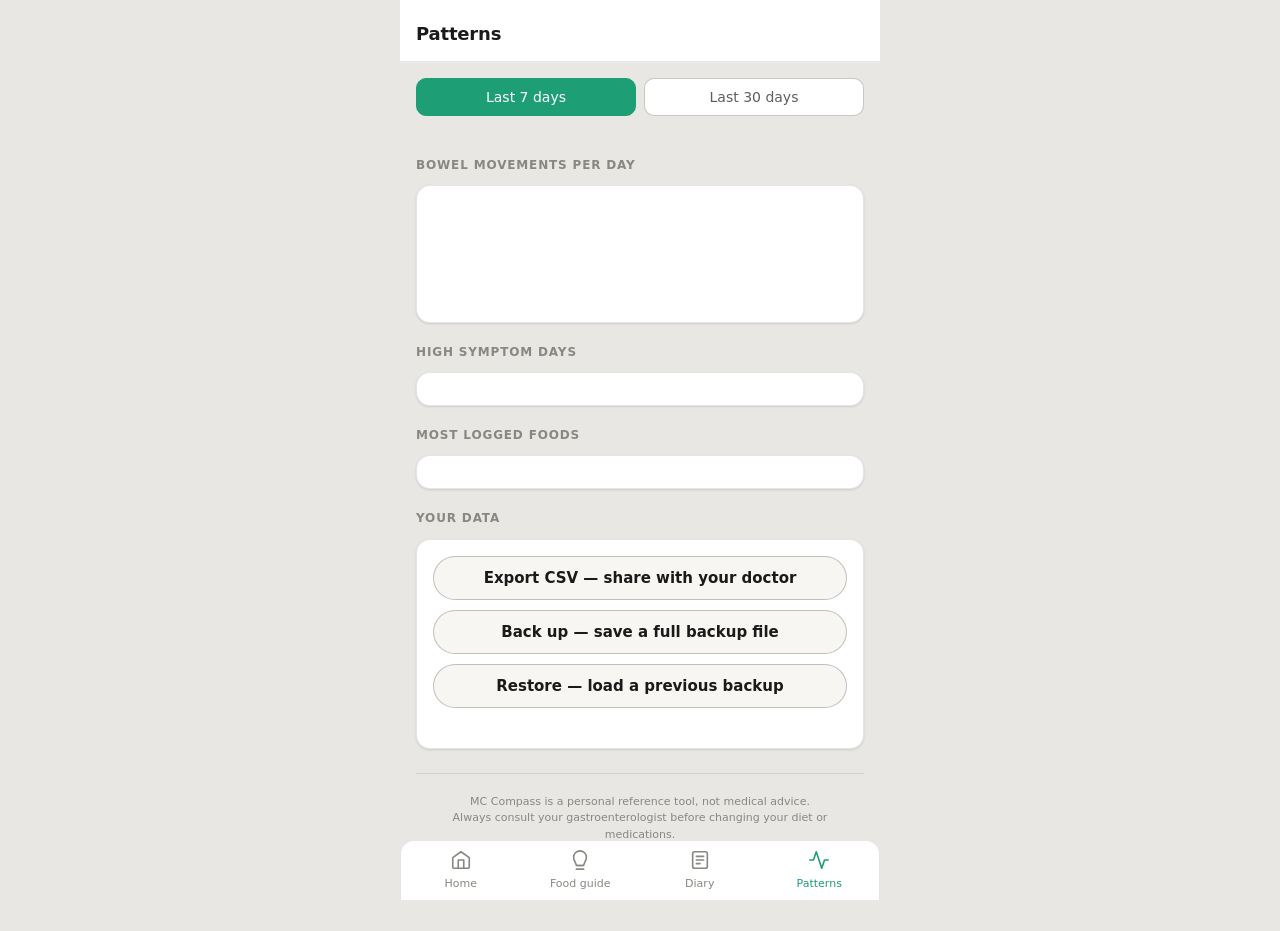
<file: patterns.html>
<!DOCTYPE html>
<html lang="en">
<head>
  <meta charset="UTF-8" />
  <meta name="viewport" content="width=device-width, initial-scale=1.0" />
  <meta name="theme-color" content="#1D9E75" />
  <meta name="apple-mobile-web-app-capable" content="yes" />
  <link rel="manifest" href="manifest.json" />
  <link rel="apple-touch-icon" href="icons/icon-192.png" />
  <link rel="stylesheet" href="style.css" />
  <title>Patterns — MC Compass</title>
  <style>
    /* ── Patterns-specific styles ── */

    /* Period toggle — 7 day vs 30 day */
    .period-toggle {
      display: flex;
      gap: 8px;
      margin-bottom: 20px;
    }

    .period-btn {
      flex: 1;
      padding: 10px;
      border-radius: var(--radius-md);
      border: 1px solid var(--color-border-strong);
      background: var(--color-bg);
      font-family: var(--font);
      font-size: 0.875rem;
      font-weight: 500;
      color: var(--color-text-secondary);
      cursor: pointer;
      transition: background 0.12s, color 0.12s, border-color 0.12s;
    }

    .period-btn.is-active {
      background: var(--color-primary);
      border-color: var(--color-primary);
      color: #ffffff;
    }

    .period-btn:focus-visible {
      outline: 3px solid var(--color-focus-ring);
      outline-offset: 2px;
    }

    /* Inline bar chart — pure CSS, no library */
    /* Each day is a vertical bar scaled to max BM count */
    .bar-chart {
      display: flex;
      align-items: flex-end;
      gap: 3px;
      height: 80px;
      margin: 12px 0 4px;
    }

    .bar-chart__bar {
      flex: 1;
      border-radius: 3px 3px 0 0;
      min-height: 3px;
      transition: height 0.2s ease;
    }

    .bar-chart__bar--normal   { background: var(--color-safe); }
    .bar-chart__bar--elevated { background: var(--color-caution); }
    .bar-chart__bar--high     { background: var(--color-avoid); }
    .bar-chart__bar--empty    { background: var(--color-border); }

    .bar-chart__labels {
      display: flex;
      justify-content: space-between;
      font-size: 0.625rem;
      color: var(--color-text-hint);
    }

    /* Trigger row */
    .trigger-list { margin-top: 8px; }

    .trigger-item {
      padding: 10px 0;
      border-bottom: 1px solid var(--color-border);
    }

    .trigger-item:last-child { border-bottom: none; }

    .trigger-item__date {
      font-size: 0.75rem;
      font-weight: 600;
      color: var(--color-text-hint);
      margin-bottom: 4px;
    }

    .trigger-item__symptoms {
      font-size: 0.8125rem;
      color: var(--color-caution-text);
      background: var(--color-caution-bg);
      border-radius: var(--radius-sm);
      padding: 3px 8px;
      display: inline-block;
      margin-bottom: 4px;
    }

    .trigger-item__foods {
      font-size: 0.8125rem;
      color: var(--color-text-secondary);
      line-height: 1.5;
    }

    /* Section header */
    .section-header {
      font-size: 0.75rem;
      font-weight: 600;
      text-transform: uppercase;
      letter-spacing: 0.07em;
      color: var(--color-text-hint);
      margin: 20px 0 10px;
    }
  </style>
</head>
<body>

  <header class="page-header">
    <span class="page-title">Patterns</span>
  </header>

  <main class="page" id="main-content">

    <!-- Period toggle -->
    <div class="period-toggle" role="group" aria-label="Time period">
      <button class="period-btn is-active" data-days="7">Last 7 days</button>
      <button class="period-btn" data-days="30">Last 30 days</button>
    </div>

    <!-- Summary stat cards — 2x2 grid -->
    <div class="stat-grid" id="stat-grid" aria-label="Summary statistics">
      <!-- Populated by JS -->
    </div>

    <!-- BM trend — pure CSS bar chart -->
    <p class="section-header">Bowel movements per day</p>
    <div class="card">
      <div class="bar-chart" id="bm-chart" role="img"
           aria-label="Bar chart of daily bowel movements">
      </div>
      <div class="bar-chart__labels" id="bm-chart-labels"></div>
      <p class="text-xs text-hint mt-2" id="bm-chart-note"></p>
    </div>

    <!-- High symptom days + foods correlation -->
    <p class="section-header">High symptom days</p>
    <div class="card" id="trigger-card">
      <!-- Populated by JS -->
    </div>

    <!-- Most logged foods -->
    <p class="section-header">Most logged foods</p>
    <div class="card" id="top-foods-card">
      <!-- Populated by JS -->
    </div>

    <!-- Data export / backup / restore -->
    <p class="section-header">Your data</p>
    <div class="card" style="display:flex; flex-direction:column; gap:10px;">
      <button class="btn btn--secondary" id="export-csv-btn">
        Export CSV — share with your doctor
      </button>
      <button class="btn btn--secondary" id="backup-btn">
        Back up — save a full backup file
      </button>
      <button class="btn btn--secondary" id="restore-btn">
        Restore — load a previous backup
      </button>
      <!-- Hidden file input for restore -->
      <input type="file" id="restore-input" accept=".json,application/json"
             style="display:none;" aria-hidden="true" />
      <p class="text-xs text-hint" id="restore-status" aria-live="polite"
         style="text-align:center; min-height:1.2em;"></p>
    </div>

    <!-- Disclaimer -->
    <p class="disclaimer">
      MC Compass is a personal reference tool, not medical advice.<br>
      Always consult your gastroenterologist before changing your diet or medications.
    </p>

  </main>

  <!-- Bottom navigation -->
  <nav class="bottom-nav" aria-label="Main navigation">
    <a href="index.html" class="nav-item">
      <svg viewBox="0 0 24 24" aria-hidden="true">
        <path d="M3 9.5L12 3l9 6.5V20a1 1 0 01-1 1H4a1 1 0 01-1-1V9.5z" />
        <path d="M9 21V12h6v9" />
      </svg>
      Home
    </a>
    <a href="food-guide.html" class="nav-item">
      <svg viewBox="0 0 24 24" aria-hidden="true">
        <path d="M12 2a7 7 0 017 7c0 4-3 6.5-3 9H8c0-2.5-3-5-3-9a7 7 0 017-7z" />
        <line x1="8" y1="22" x2="16" y2="22" />
        <line x1="9" y1="18" x2="15" y2="18" />
      </svg>
      Food guide
    </a>
    <a href="diary.html" class="nav-item">
      <svg viewBox="0 0 24 24" aria-hidden="true">
        <rect x="4" y="3" width="16" height="18" rx="2" />
        <line x1="8" y1="8" x2="16" y2="8" />
        <line x1="8" y1="12" x2="16" y2="12" />
        <line x1="8" y1="16" x2="12" y2="16" />
      </svg>
      Diary
    </a>
    <a href="patterns.html" class="nav-item active" aria-current="page">
      <svg viewBox="0 0 24 24" aria-hidden="true">
        <polyline points="22 12 18 12 15 21 9 3 6 12 2 12" />
      </svg>
      Patterns
    </a>
  </nav>

  <script type="module">
    import {
      formatDateShort,
      lastNDays,
      getSymptomSummary,
      getDailyBMTotals,
      getMostLoggedFoods,
      getHighSymptomDaysWithFoods,
      downloadCSV,
      downloadJSON,
      importFromJSON,
      getStorageInfo,
    } from 'diary.js';

    // ── State ────────────────────────────────────────────────────────────────
    let activeDays = 7;

    // ── Period toggle ────────────────────────────────────────────────────────
    document.querySelectorAll('.period-btn').forEach(btn => {
      btn.addEventListener('click', () => {
        activeDays = Number(btn.dataset.days);
        document.querySelectorAll('.period-btn').forEach(b => {
          b.classList.toggle('is-active', b === btn);
        });
        render();
      });
    });

    // ── Export CSV ───────────────────────────────────────────────────────────
    document.getElementById('export-csv-btn').addEventListener('click', () => {
      const info = getStorageInfo();
      if (info.entryCount === 0) {
        alert('No diary entries to export yet.');
        return;
      }
      downloadCSV();
    });

    // ── Back up (JSON) ───────────────────────────────────────────────────────
    document.getElementById('backup-btn').addEventListener('click', () => {
      const info = getStorageInfo();
      if (info.entryCount === 0) {
        alert('No diary entries to back up yet.');
        return;
      }
      downloadJSON();
    });

    // ── Restore (JSON) ───────────────────────────────────────────────────────
    const restoreInput  = document.getElementById('restore-input');
    const restoreStatus = document.getElementById('restore-status');

    document.getElementById('restore-btn').addEventListener('click', () => {
      restoreStatus.textContent = '';
      restoreInput.click();
    });

    restoreInput.addEventListener('change', async () => {
      const file = restoreInput.files[0];
      if (!file) return;

      const confirmed = confirm(
        'This will replace all your current diary data with the backup file.\n\nAre you sure?'
      );
      // Reset input so the same file can be selected again if needed
      restoreInput.value = '';

      if (!confirmed) return;

      const result = await importFromJSON(file);

      if (result.ok) {
        restoreStatus.textContent =
          `✓ Restored ${result.entryCount} entries successfully.`;
        restoreStatus.style.color = 'var(--color-safe-text)';
        render();
      } else {
        restoreStatus.textContent = `✗ ${result.error}`;
        restoreStatus.style.color = 'var(--color-avoid)';
      }
    });

    // ── Render ───────────────────────────────────────────────────────────────
    function render() {
      renderStats();
      renderBMChart();
      renderTriggers();
      renderTopFoods();
    }

    // ── Stat cards ───────────────────────────────────────────────────────────
    function renderStats() {
      const s    = getSymptomSummary(activeDays);
      const grid = document.getElementById('stat-grid');

      // Colour-code avg BMs: ≤1.5 good, ≤3 caution, >3 alert
      const bmClass = s.avgBMsPerDay <= 1.5 ? 'stat-card--good'
        : s.avgBMsPerDay <= 3 ? 'stat-card--alert' : 'stat-card--alert';

      grid.innerHTML = `
        <div class="stat-card ${bmClass}">
          <p class="stat-card__value">${s.avgBMsPerDay.toFixed(1)}</p>
          <p class="stat-card__label">Avg BMs / day</p>
        </div>
        <div class="stat-card ${s.urgencyDays > 0 ? 'stat-card--alert' : 'stat-card--good'}">
          <p class="stat-card__value">${s.urgencyDays}</p>
          <p class="stat-card__label">Urgency days</p>
        </div>
        <div class="stat-card">
          <p class="stat-card__value">${s.daysTracked}</p>
          <p class="stat-card__label">Days logged</p>
        </div>
        <div class="stat-card">
          <p class="stat-card__value">${s.totalBMs}</p>
          <p class="stat-card__label">Total BMs</p>
        </div>`;
    }

    // ── BM bar chart — pure CSS, no library ──────────────────────────────────
    //
    // Future enhancement: swap this for a Chart.js canvas once the app
    // has been in use for a few weeks and chart complexity is justified.
    // The data layer (getDailyBMTotals) is already Chart.js-ready.
    //
    function renderBMChart() {
      const data   = getDailyBMTotals(activeDays);
      const chart  = document.getElementById('bm-chart');
      const labels = document.getElementById('bm-chart-labels');
      const note   = document.getElementById('bm-chart-note');

      const counts  = data.map(d => d.bmCount ?? 0);
      const maxVal  = Math.max(...counts, 1);
      const tracked = data.filter(d => d.bmCount !== null).length;

      chart.innerHTML = data.map(d => {
        const val    = d.bmCount ?? 0;
        const pct    = Math.round((val / maxVal) * 100);
        const colour = d.bmCount === null ? 'empty'
          : val <= 1 ? 'normal'
          : val <= 3 ? 'elevated'
          : 'high';
        const label  = d.bmCount === null ? 'No data'
          : `${formatDateShort(d.date)}: ${val} BM${val !== 1 ? 's' : ''}`;
        return `<div class="bar-chart__bar bar-chart__bar--${colour}"
                     style="height:${Math.max(pct, 4)}%"
                     role="presentation"
                     title="${label}"></div>`;
      }).join('');

      // Show first and last date as axis labels
      if (data.length > 0) {
        labels.innerHTML = `
          <span>${formatDateShort(data[0].date)}</span>
          <span>${formatDateShort(data[data.length - 1].date)}</span>`;
      }

      note.textContent = tracked > 0
        ? `${tracked} of ${activeDays} days logged  ·  Green ≤1  ·  Amber 2–3  ·  Red 4+`
        : 'No symptom entries yet for this period.';
    }

    // ── High symptom days ────────────────────────────────────────────────────
    function renderTriggers() {
      const days = getHighSymptomDaysWithFoods(activeDays);
      const card = document.getElementById('trigger-card');

      if (days.length === 0) {
        card.innerHTML = `
          <p class="text-sm text-hint" style="text-align:center; padding:12px 0;">
            No high-symptom days in this period — great news.
          </p>`;
        return;
      }

      card.innerHTML = `
        <p class="text-xs text-hint" style="margin-bottom:8px; line-height:1.5;">
          Days where BMs exceeded 3, bloating hit moderate or above, or urgency
          was present. Foods logged that day are shown for review.
        </p>
        <div class="trigger-list">
          ${days.map(d => {
            const s = d.symptoms;
            const parts = [];
            if (s.totalBMs > 3)   parts.push(`${s.totalBMs} BMs`);
            if (s.hasUrgency)     parts.push('Urgency');
            if (s.maxBloating >= 4) parts.push('High bloating');
            if (s.hasCramping)    parts.push('Cramping');

            return `
              <div class="trigger-item">
                <p class="trigger-item__date">${formatDateShort(d.date)}</p>
                <span class="trigger-item__symptoms">${parts.join(' · ')}</span>
                <p class="trigger-item__foods">
                  ${d.foods.length > 0
                    ? 'Foods that day: ' + escHtml(d.foods.join(', '))
                    : 'No meals logged that day.'}
                </p>
              </div>`;
          }).join('')}
        </div>`;
    }

    // ── Top foods ────────────────────────────────────────────────────────────
    function renderTopFoods() {
      const foods = getMostLoggedFoods(activeDays, 8);
      const card  = document.getElementById('top-foods-card');

      if (foods.length === 0) {
        card.innerHTML = `
          <p class="text-sm text-hint" style="text-align:center; padding:12px 0;">
            No meals logged in this period yet.
          </p>`;
        return;
      }

      const maxCount = foods[0].count;

      card.innerHTML = foods.map(f => `
        <div style="display:flex; align-items:center; gap:10px;
                    padding:7px 0; border-bottom:1px solid var(--color-border);">
          <span style="font-size:0.875rem; font-weight:500; flex:1;
                       color:var(--color-text);">${escHtml(f.name)}</span>
          <div style="width:80px; height:6px; background:var(--color-border);
                      border-radius:3px; overflow:hidden;">
            <div style="width:${Math.round((f.count / maxCount) * 100)}%;
                        height:100%; background:var(--color-safe);
                        border-radius:3px;"></div>
          </div>
          <span style="font-size:0.75rem; color:var(--color-text-hint);
                       min-width:24px; text-align:right;">${f.count}×</span>
        </div>`).join('');
    }

    // ── Utility ──────────────────────────────────────────────────────────────
    function escHtml(str) {
      return String(str)
        .replace(/&/g, '&amp;')
        .replace(/</g, '&lt;')
        .replace(/>/g, '&gt;')
        .replace(/"/g, '&quot;');
    }

    // ── Initial render ───────────────────────────────────────────────────────
    render();
  </script>

</body>
</html>
</file>
<file: style.css>
/*
 * style.css
 * Lymphocytic Colitis Companion — Shared Styles
 *
 * Design decisions:
 *   - Mobile-first. Base styles target 375px (iPhone SE). Desktop gets
 *     a centred single-column layout capped at 480px — this is a personal
 *     health tool, not a dashboard, so wide layouts add nothing.
 *   - Three-tier colour system mirrors the food data tiers:
 *       --color-safe    teal   #1D9E75  (matches PWA theme_color in manifest)
 *       --color-caution amber  #BA7517
 *       --color-avoid   red    #E24B4A
 *   - Typography: system-ui stack — no web font requests, fast first paint,
 *     works offline without a CDN dependency.
 *   - Reduced motion respected via prefers-reduced-motion.
 *   - Focus rings visible for keyboard/switch access.
 *   - Bottom nav uses safe-area-inset for iPhone notch/home bar clearance.
 */

/* ─── RESET & ROOT ─────────────────────────────────────────────────────────── */

*, *::before, *::after {
  box-sizing: border-box;
  margin: 0;
  padding: 0;
}

:root {
  /* Tier colours */
  --color-safe:           #1D9E75;
  --color-safe-bg:        #E1F5EE;
  --color-safe-text:      #085041;
  --color-caution:        #BA7517;
  --color-caution-bg:     #FAEEDA;
  --color-caution-text:   #633806;
  --color-avoid:          #E24B4A;
  --color-avoid-bg:       #FCEBEB;
  --color-avoid-text:     #501313;

  /* Neutrals */
  --color-bg:             #ffffff;
  --color-surface:        #f7f6f3;
  --color-border:         rgba(0, 0, 0, 0.10);
  --color-border-strong:  rgba(0, 0, 0, 0.22);
  --color-text:           #1a1a1a;
  --color-text-secondary: #5f5e5a;
  --color-text-hint:      #888780;

  /* Interactive */
  --color-primary:        #1D9E75;
  --color-primary-dark:   #0F6E56;
  --color-focus-ring:     #1D9E75;

  /* Typography */
  --font:        system-ui, -apple-system, BlinkMacSystemFont, "Segoe UI",
                 Roboto, Helvetica, Arial, sans-serif;
  --font-mono:   ui-monospace, "SF Mono", Consolas, monospace;

  /* Spacing scale */
  --space-1:  4px;
  --space-2:  8px;
  --space-3:  12px;
  --space-4:  16px;
  --space-5:  20px;
  --space-6:  24px;
  --space-8:  32px;

  /* Radius */
  --radius-sm: 6px;
  --radius-md: 10px;
  --radius-lg: 14px;
  --radius-pill: 999px;

  /* Shadows — subtle only, no heavy elevation */
  --shadow-card: 0 1px 3px rgba(0,0,0,0.07), 0 1px 2px rgba(0,0,0,0.05);

  /* Nav */
  --nav-height: 60px;

  /* Layout */
  --max-width: 480px;
}

html {
  font-size: 16px;
  -webkit-text-size-adjust: 100%;
}

body {
  font-family: var(--font);
  font-size: 1rem;
  line-height: 1.6;
  color: var(--color-text);
  background: var(--color-surface);
  min-height: 100dvh;
  /* Push content above bottom nav */
  padding-bottom: calc(var(--nav-height) + env(safe-area-inset-bottom, 0px));
}

/* ─── LAYOUT ────────────────────────────────────────────────────────────────── */

.page {
  max-width: var(--max-width);
  margin: 0 auto;
  padding: var(--space-4);
}

/* Page header — title + optional action button */
.page-header {
  display: flex;
  align-items: center;
  justify-content: space-between;
  padding: var(--space-5) var(--space-4) var(--space-3);
  background: var(--color-bg);
  position: sticky;
  top: 0;
  z-index: 10;
  border-bottom: 1px solid var(--color-border);
  max-width: var(--max-width);
  margin: 0 auto;
}

.page-title {
  font-size: 1.125rem;
  font-weight: 600;
  color: var(--color-text);
  letter-spacing: -0.01em;
}

/* ─── BOTTOM NAVIGATION ─────────────────────────────────────────────────────── */
/*
 * Fixed bottom nav with four tabs. Uses safe-area-inset-bottom to clear
 * the iPhone home bar. Active tab uses the teal brand colour.
 */

.bottom-nav {
  position: fixed;
  bottom: 0;
  left: 0;
  right: 0;
  height: calc(var(--nav-height) + env(safe-area-inset-bottom, 0px));
  padding-bottom: env(safe-area-inset-bottom, 0px);
  background: var(--color-bg);
  border-top: 1px solid var(--color-border);
  display: flex;
  align-items: stretch;
  z-index: 100;
}

.nav-item {
  flex: 1;
  display: flex;
  flex-direction: column;
  align-items: center;
  justify-content: center;
  gap: var(--space-1);
  text-decoration: none;
  color: var(--color-text-hint);
  font-size: 0.6875rem;
  font-weight: 500;
  padding: var(--space-2) 0;
  transition: color 0.15s ease;
  -webkit-tap-highlight-color: transparent;
}

.nav-item svg {
  width: 22px;
  height: 22px;
  stroke: currentColor;
  fill: none;
  stroke-width: 1.75;
  stroke-linecap: round;
  stroke-linejoin: round;
  flex-shrink: 0;
}

.nav-item.active,
.nav-item:focus-visible {
  color: var(--color-primary);
}

.nav-item:focus-visible {
  outline: 2px solid var(--color-focus-ring);
  outline-offset: -2px;
}

/* ─── CARDS ─────────────────────────────────────────────────────────────────── */

.card {
  background: var(--color-bg);
  border-radius: var(--radius-lg);
  border: 1px solid var(--color-border);
  padding: var(--space-4);
  box-shadow: var(--shadow-card);
}

.card + .card {
  margin-top: var(--space-3);
}

.card-title {
  font-size: 0.875rem;
  font-weight: 600;
  color: var(--color-text);
  margin-bottom: var(--space-2);
}

.card-body {
  font-size: 0.875rem;
  color: var(--color-text-secondary);
  line-height: 1.65;
}

/* ─── TIER BADGES ────────────────────────────────────────────────────────────── */
/*
 * Used on food cards to show safe / caution / avoid at a glance.
 * Colour choices match the clinical tiers from data.js.
 */

.tier-badge {
  display: inline-flex;
  align-items: center;
  gap: var(--space-1);
  font-size: 0.6875rem;
  font-weight: 600;
  text-transform: uppercase;
  letter-spacing: 0.05em;
  padding: 3px var(--space-2);
  border-radius: var(--radius-pill);
}

.tier-badge--safe {
  background: var(--color-safe-bg);
  color: var(--color-safe-text);
}

.tier-badge--caution {
  background: var(--color-caution-bg);
  color: var(--color-caution-text);
}

.tier-badge--avoid {
  background: var(--color-avoid-bg);
  color: var(--color-avoid-text);
}

/* ─── FOOD CARDS ─────────────────────────────────────────────────────────────── */
/*
 * Each food item in the food guide. Left border colour encodes tier
 * at a glance — useful when scrolling fast.
 */

.food-card {
  background: var(--color-bg);
  border-radius: var(--radius-md);
  border: 1px solid var(--color-border);
  border-left-width: 3px;
  padding: var(--space-3) var(--space-4);
  margin-bottom: var(--space-2);
}

.food-card--safe    { border-left-color: var(--color-safe); }
.food-card--caution { border-left-color: var(--color-caution); }
.food-card--avoid   { border-left-color: var(--color-avoid); }

.food-card__name {
  font-size: 0.9375rem;
  font-weight: 600;
  color: var(--color-text);
  margin-bottom: var(--space-1);
}

.food-card__prep {
  font-size: 0.8125rem;
  color: var(--color-text-secondary);
  line-height: 1.5;
  margin-bottom: var(--space-2);
}

/* Prep note has a subtle background to visually separate it —
   this is the most important field to read before eating anything */
.food-card__prep-label {
  font-size: 0.6875rem;
  font-weight: 600;
  text-transform: uppercase;
  letter-spacing: 0.05em;
  color: var(--color-text-hint);
  margin-bottom: var(--space-1);
}

.food-card__prep-text {
  background: var(--color-surface);
  border-radius: var(--radius-sm);
  padding: var(--space-2) var(--space-3);
  font-size: 0.8125rem;
  color: var(--color-text);
  line-height: 1.55;
}

.food-card__reason {
  font-size: 0.8125rem;
  color: var(--color-text-secondary);
  line-height: 1.55;
  margin-top: var(--space-2);
}

.food-card__caution-note {
  display: flex;
  gap: var(--space-2);
  background: var(--color-caution-bg);
  border-radius: var(--radius-sm);
  padding: var(--space-2) var(--space-3);
  margin-top: var(--space-2);
  font-size: 0.8125rem;
  color: var(--color-caution-text);
  line-height: 1.5;
}

/* Collapsed by default — expanded on tap */
.food-card__detail {
  display: none;
  margin-top: var(--space-2);
}

.food-card.is-expanded .food-card__detail {
  display: block;
}

.food-card__expand-btn {
  background: none;
  border: none;
  padding: 0;
  font-size: 0.8125rem;
  color: var(--color-primary);
  cursor: pointer;
  font-family: var(--font);
  font-weight: 500;
  margin-top: var(--space-1);
}

.food-card__expand-btn:focus-visible {
  outline: 2px solid var(--color-focus-ring);
  border-radius: var(--radius-sm);
}

/* ─── SEARCH & FILTER ────────────────────────────────────────────────────────── */

.search-bar {
  position: relative;
  margin-bottom: var(--space-4);
}

.search-bar__input {
  width: 100%;
  padding: var(--space-3) var(--space-4) var(--space-3) 40px;
  font-size: 0.9375rem;
  font-family: var(--font);
  border: 1px solid var(--color-border-strong);
  border-radius: var(--radius-pill);
  background: var(--color-bg);
  color: var(--color-text);
  appearance: none;
  -webkit-appearance: none;
}

.search-bar__input:focus {
  outline: none;
  border-color: var(--color-primary);
  box-shadow: 0 0 0 3px rgba(29, 158, 117, 0.15);
}

.search-bar__icon {
  position: absolute;
  left: 13px;
  top: 50%;
  transform: translateY(-50%);
  width: 18px;
  height: 18px;
  stroke: var(--color-text-hint);
  fill: none;
  stroke-width: 2;
  stroke-linecap: round;
  stroke-linejoin: round;
  pointer-events: none;
}

/* Horizontal pill filter tabs for tier/category */
.filter-tabs {
  display: flex;
  gap: var(--space-2);
  overflow-x: auto;
  padding-bottom: var(--space-2);
  scrollbar-width: none;
  -ms-overflow-style: none;
  margin-bottom: var(--space-4);
}

.filter-tabs::-webkit-scrollbar { display: none; }

.filter-tab {
  flex-shrink: 0;
  padding: var(--space-2) var(--space-4);
  border-radius: var(--radius-pill);
  border: 1px solid var(--color-border-strong);
  background: var(--color-bg);
  font-size: 0.8125rem;
  font-family: var(--font);
  font-weight: 500;
  color: var(--color-text-secondary);
  cursor: pointer;
  transition: background 0.12s ease, color 0.12s ease, border-color 0.12s ease;
  white-space: nowrap;
}

.filter-tab.is-active,
.filter-tab:focus-visible {
  background: var(--color-primary);
  border-color: var(--color-primary);
  color: #ffffff;
}

.filter-tab:focus-visible {
  outline: 2px solid var(--color-focus-ring);
  outline-offset: 2px;
}

/* ─── DIARY ENTRIES ──────────────────────────────────────────────────────────── */

.diary-day-header {
  font-size: 0.75rem;
  font-weight: 600;
  text-transform: uppercase;
  letter-spacing: 0.07em;
  color: var(--color-text-hint);
  padding: var(--space-4) 0 var(--space-2);
}

.entry-card {
  background: var(--color-bg);
  border-radius: var(--radius-md);
  border: 1px solid var(--color-border);
  padding: var(--space-3) var(--space-4);
  margin-bottom: var(--space-2);
  display: flex;
  gap: var(--space-3);
  align-items: flex-start;
}

.entry-card__time {
  font-size: 0.75rem;
  color: var(--color-text-hint);
  font-variant-numeric: tabular-nums;
  white-space: nowrap;
  padding-top: 2px;
  min-width: 38px;
}

.entry-card__content {
  flex: 1;
  min-width: 0;
}

.entry-card__label {
  font-size: 0.6875rem;
  font-weight: 600;
  text-transform: uppercase;
  letter-spacing: 0.05em;
  margin-bottom: var(--space-1);
}

.entry-card__label--meal    { color: var(--color-safe); }
.entry-card__label--symptom { color: var(--color-caution); }

.entry-card__foods {
  font-size: 0.875rem;
  font-weight: 500;
  color: var(--color-text);
  white-space: nowrap;
  overflow: hidden;
  text-overflow: ellipsis;
}

.entry-card__meta {
  font-size: 0.8125rem;
  color: var(--color-text-secondary);
  margin-top: 2px;
}

.entry-card__delete {
  background: none;
  border: none;
  padding: var(--space-1);
  color: var(--color-text-hint);
  cursor: pointer;
  border-radius: var(--radius-sm);
  flex-shrink: 0;
  line-height: 1;
}

.entry-card__delete:focus-visible {
  outline: 2px solid var(--color-avoid);
  color: var(--color-avoid);
}

.entry-card__delete svg {
  width: 16px;
  height: 16px;
  stroke: currentColor;
  fill: none;
  stroke-width: 1.75;
  stroke-linecap: round;
  stroke-linejoin: round;
}

/* Symptom chips — quick visual summary on a symptom entry */
.symptom-chips {
  display: flex;
  flex-wrap: wrap;
  gap: var(--space-1);
  margin-top: var(--space-2);
}

.symptom-chip {
  font-size: 0.6875rem;
  font-weight: 500;
  padding: 2px var(--space-2);
  border-radius: var(--radius-pill);
  background: var(--color-surface);
  color: var(--color-text-secondary);
  border: 1px solid var(--color-border);
}

.symptom-chip--alert {
  background: var(--color-caution-bg);
  color: var(--color-caution-text);
  border-color: transparent;
}

/* ─── FORMS ──────────────────────────────────────────────────────────────────── */

.form-section {
  margin-bottom: var(--space-5);
}

.form-label {
  display: block;
  font-size: 0.8125rem;
  font-weight: 600;
  color: var(--color-text);
  margin-bottom: var(--space-2);
}

.form-hint {
  font-size: 0.75rem;
  color: var(--color-text-hint);
  margin-top: var(--space-1);
  line-height: 1.4;
}

.form-input,
.form-select,
.form-textarea {
  width: 100%;
  padding: var(--space-3) var(--space-4);
  font-size: 0.9375rem;
  font-family: var(--font);
  border: 1px solid var(--color-border-strong);
  border-radius: var(--radius-md);
  background: var(--color-bg);
  color: var(--color-text);
  appearance: none;
  -webkit-appearance: none;
  transition: border-color 0.12s ease, box-shadow 0.12s ease;
}

.form-input:focus,
.form-select:focus,
.form-textarea:focus {
  outline: none;
  border-color: var(--color-primary);
  box-shadow: 0 0 0 3px rgba(29, 158, 117, 0.15);
}

.form-textarea {
  resize: vertical;
  min-height: 80px;
}

/* Portion size — three large tap targets side by side */
.portion-group {
  display: grid;
  grid-template-columns: repeat(3, 1fr);
  gap: var(--space-2);
}

.portion-option {
  position: relative;
}

.portion-option input[type="radio"] {
  position: absolute;
  opacity: 0;
  width: 0;
  height: 0;
}

.portion-option label {
  display: flex;
  flex-direction: column;
  align-items: center;
  justify-content: center;
  gap: 2px;
  padding: var(--space-3);
  border-radius: var(--radius-md);
  border: 1px solid var(--color-border-strong);
  cursor: pointer;
  font-size: 0.875rem;
  font-weight: 500;
  color: var(--color-text-secondary);
  transition: border-color 0.12s, background 0.12s, color 0.12s;
  text-align: center;
}

.portion-option label span {
  font-size: 0.6875rem;
  font-weight: 400;
  color: var(--color-text-hint);
}

.portion-option input:checked + label {
  border-color: var(--color-primary);
  background: var(--color-safe-bg);
  color: var(--color-safe-text);
}

.portion-option input:focus-visible + label {
  outline: 2px solid var(--color-focus-ring);
  outline-offset: 2px;
}

/* Bloating slider */
.bloating-slider {
  width: 100%;
  accent-color: var(--color-primary);
  height: 4px;
  cursor: pointer;
}

.bloating-labels {
  display: flex;
  justify-content: space-between;
  font-size: 0.6875rem;
  color: var(--color-text-hint);
  margin-top: var(--space-1);
}

/* Yes/No toggle for urgency and cramping */
.toggle-group {
  display: grid;
  grid-template-columns: 1fr 1fr;
  gap: var(--space-2);
}

.toggle-option {
  position: relative;
}

.toggle-option input[type="radio"] {
  position: absolute;
  opacity: 0;
  width: 0;
  height: 0;
}

.toggle-option label {
  display: flex;
  align-items: center;
  justify-content: center;
  padding: var(--space-3);
  border-radius: var(--radius-md);
  border: 1px solid var(--color-border-strong);
  cursor: pointer;
  font-size: 0.875rem;
  font-weight: 500;
  color: var(--color-text-secondary);
  transition: border-color 0.12s, background 0.12s, color 0.12s;
}

.toggle-option input:checked + label {
  border-color: var(--color-primary);
  background: var(--color-safe-bg);
  color: var(--color-safe-text);
}

.toggle-option.toggle-option--no input:checked + label {
  border-color: var(--color-avoid);
  background: var(--color-avoid-bg);
  color: var(--color-avoid-text);
}

.toggle-option input:focus-visible + label {
  outline: 2px solid var(--color-focus-ring);
  outline-offset: 2px;
}

/* ─── BUTTONS ────────────────────────────────────────────────────────────────── */

.btn {
  display: inline-flex;
  align-items: center;
  justify-content: center;
  gap: var(--space-2);
  padding: var(--space-3) var(--space-6);
  border-radius: var(--radius-pill);
  border: none;
  font-size: 0.9375rem;
  font-family: var(--font);
  font-weight: 600;
  cursor: pointer;
  text-decoration: none;
  transition: opacity 0.12s ease, transform 0.1s ease;
  -webkit-tap-highlight-color: transparent;
}

.btn:active { transform: scale(0.97); }

.btn:focus-visible {
  outline: 2px solid var(--color-focus-ring);
  outline-offset: 2px;
}

.btn--primary {
  background: var(--color-primary);
  color: #ffffff;
}

.btn--primary:hover { background: var(--color-primary-dark); }

.btn--secondary {
  background: var(--color-surface);
  color: var(--color-text);
  border: 1px solid var(--color-border-strong);
}

.btn--ghost {
  background: transparent;
  color: var(--color-primary);
  padding-left: 0;
  padding-right: 0;
}

.btn--full { width: 100%; }

.btn--sm {
  font-size: 0.8125rem;
  padding: var(--space-2) var(--space-4);
}

.btn--danger {
  background: var(--color-avoid-bg);
  color: var(--color-avoid-text);
  border: 1px solid var(--color-avoid);
}

/* Floating action button — primary diary entry trigger */
.fab {
  position: fixed;
  bottom: calc(var(--nav-height) + env(safe-area-inset-bottom, 0px) + var(--space-4));
  right: var(--space-4);
  width: 56px;
  height: 56px;
  border-radius: 50%;
  background: var(--color-primary);
  color: #ffffff;
  border: none;
  cursor: pointer;
  display: flex;
  align-items: center;
  justify-content: center;
  box-shadow: 0 4px 12px rgba(29, 158, 117, 0.4);
  z-index: 50;
  -webkit-tap-highlight-color: transparent;
  transition: transform 0.15s ease, box-shadow 0.15s ease;
}

.fab:active {
  transform: scale(0.93);
  box-shadow: 0 2px 6px rgba(29, 158, 117, 0.3);
}

.fab:focus-visible {
  outline: 3px solid var(--color-focus-ring);
  outline-offset: 3px;
}

.fab svg {
  width: 26px;
  height: 26px;
  stroke: currentColor;
  fill: none;
  stroke-width: 2.25;
  stroke-linecap: round;
  stroke-linejoin: round;
}

/* ─── HOME SCREEN COMPONENTS ─────────────────────────────────────────────────── */

/* Recovery phase banner — top of home screen */
.phase-banner {
  background: var(--color-safe-bg);
  border: 1px solid var(--color-safe);
  border-radius: var(--radius-lg);
  padding: var(--space-4);
  margin-bottom: var(--space-4);
}

.phase-banner__week {
  font-size: 0.75rem;
  font-weight: 600;
  text-transform: uppercase;
  letter-spacing: 0.07em;
  color: var(--color-safe);
  margin-bottom: var(--space-1);
}

.phase-banner__title {
  font-size: 1rem;
  font-weight: 700;
  color: var(--color-safe-text);
  margin-bottom: var(--space-1);
}

.phase-banner__desc {
  font-size: 0.8125rem;
  color: var(--color-safe-text);
  line-height: 1.5;
  opacity: 0.85;
}

/* Summary metric cards — 2-up grid on home screen */
.metric-grid {
  display: grid;
  grid-template-columns: 1fr 1fr;
  gap: var(--space-3);
  margin-bottom: var(--space-4);
}

.metric-card {
  background: var(--color-bg);
  border: 1px solid var(--color-border);
  border-radius: var(--radius-lg);
  padding: var(--space-4);
}

.metric-card__label {
  font-size: 0.6875rem;
  font-weight: 600;
  text-transform: uppercase;
  letter-spacing: 0.06em;
  color: var(--color-text-hint);
  margin-bottom: var(--space-1);
}

.metric-card__value {
  font-size: 1.75rem;
  font-weight: 700;
  color: var(--color-text);
  line-height: 1;
  font-variant-numeric: tabular-nums;
}

.metric-card__sub {
  font-size: 0.75rem;
  color: var(--color-text-secondary);
  margin-top: var(--space-1);
}

/* Daily tip card */
.tip-card {
  background: var(--color-bg);
  border: 1px solid var(--color-border);
  border-left: 3px solid var(--color-primary);
  border-radius: 0 var(--radius-md) var(--radius-md) 0;
  padding: var(--space-3) var(--space-4);
  margin-bottom: var(--space-4);
}

.tip-card__label {
  font-size: 0.6875rem;
  font-weight: 600;
  text-transform: uppercase;
  letter-spacing: 0.06em;
  color: var(--color-primary);
  margin-bottom: var(--space-1);
}

.tip-card__text {
  font-size: 0.875rem;
  color: var(--color-text);
  line-height: 1.55;
}

/* ─── PATTERNS SCREEN ────────────────────────────────────────────────────────── */

.chart-container {
  position: relative;
  height: 200px;
  margin: var(--space-4) 0;
}

.stat-grid {
  display: grid;
  grid-template-columns: 1fr 1fr;
  gap: var(--space-3);
  margin-bottom: var(--space-4);
}

.stat-card {
  background: var(--color-bg);
  border: 1px solid var(--color-border);
  border-radius: var(--radius-lg);
  padding: var(--space-4);
  text-align: center;
}

.stat-card__value {
  font-size: 2rem;
  font-weight: 700;
  color: var(--color-text);
  line-height: 1;
  font-variant-numeric: tabular-nums;
}

.stat-card__label {
  font-size: 0.75rem;
  color: var(--color-text-secondary);
  margin-top: var(--space-1);
  line-height: 1.4;
}

.stat-card--alert .stat-card__value { color: var(--color-caution); }
.stat-card--good  .stat-card__value { color: var(--color-safe); }

/* Trigger correlation list */
.trigger-row {
  display: flex;
  align-items: center;
  justify-content: space-between;
  padding: var(--space-3) 0;
  border-bottom: 1px solid var(--color-border);
}

.trigger-row:last-child { border-bottom: none; }

.trigger-row__food {
  font-size: 0.875rem;
  font-weight: 500;
  color: var(--color-text);
}

.trigger-row__date {
  font-size: 0.8125rem;
  color: var(--color-text-secondary);
}

/* ─── EMPTY STATES ───────────────────────────────────────────────────────────── */

.empty-state {
  text-align: center;
  padding: var(--space-8) var(--space-4);
  color: var(--color-text-secondary);
}

.empty-state__icon {
  width: 48px;
  height: 48px;
  stroke: var(--color-text-hint);
  fill: none;
  stroke-width: 1.5;
  stroke-linecap: round;
  stroke-linejoin: round;
  margin: 0 auto var(--space-4);
  display: block;
}

.empty-state__title {
  font-size: 1rem;
  font-weight: 600;
  color: var(--color-text);
  margin-bottom: var(--space-2);
}

.empty-state__body {
  font-size: 0.875rem;
  line-height: 1.6;
  max-width: 260px;
  margin: 0 auto var(--space-5);
}

/* ─── DISCLAIMER BANNER ──────────────────────────────────────────────────────── */
/*
 * Medical disclaimer — shown at the bottom of every screen.
 * Small but visible. Required for any health-related app.
 */

.disclaimer {
  font-size: 0.6875rem;
  color: var(--color-text-hint);
  text-align: center;
  line-height: 1.5;
  padding: var(--space-5) var(--space-4) var(--space-3);
  border-top: 1px solid var(--color-border);
  margin-top: var(--space-6);
}

/* ─── UTILITIES ──────────────────────────────────────────────────────────────── */

.sr-only {
  position: absolute;
  width: 1px;
  height: 1px;
  padding: 0;
  margin: -1px;
  overflow: hidden;
  clip: rect(0, 0, 0, 0);
  white-space: nowrap;
  border-width: 0;
}

.text-secondary { color: var(--color-text-secondary); }
.text-hint      { color: var(--color-text-hint); }
.text-sm        { font-size: 0.875rem; }
.text-xs        { font-size: 0.75rem; }
.mt-2           { margin-top: var(--space-2); }
.mt-3           { margin-top: var(--space-3); }
.mt-4           { margin-top: var(--space-4); }
.mb-4           { margin-bottom: var(--space-4); }

.divider {
  border: none;
  border-top: 1px solid var(--color-border);
  margin: var(--space-5) 0;
}

/* ─── REDUCED MOTION ─────────────────────────────────────────────────────────── */

@media (prefers-reduced-motion: reduce) {
  *, *::before, *::after {
    transition-duration: 0.01ms !important;
    animation-duration: 0.01ms !important;
  }
}

/* ─── DESKTOP CENTERING ──────────────────────────────────────────────────────── */
/*
 * On wide screens, centre everything in a phone-width column.
 * The bottom nav also centres — it looks like a phone app on desktop,
 * which is appropriate for a personal mobile health tool.
 */

@media (min-width: 600px) {
  body {
    background: #e8e7e4;
  }

  .page,
  .page-header {
    max-width: var(--max-width);
    margin-left: auto;
    margin-right: auto;
  }

  .bottom-nav {
    max-width: var(--max-width);
    left: 50%;
    transform: translateX(-50%);
    border-left: 1px solid var(--color-border);
    border-right: 1px solid var(--color-border);
    border-radius: var(--radius-lg) var(--radius-lg) 0 0;
  }

  .fab {
    right: calc(50% - var(--max-width) / 2 + var(--space-4));
  }
}
</file>
